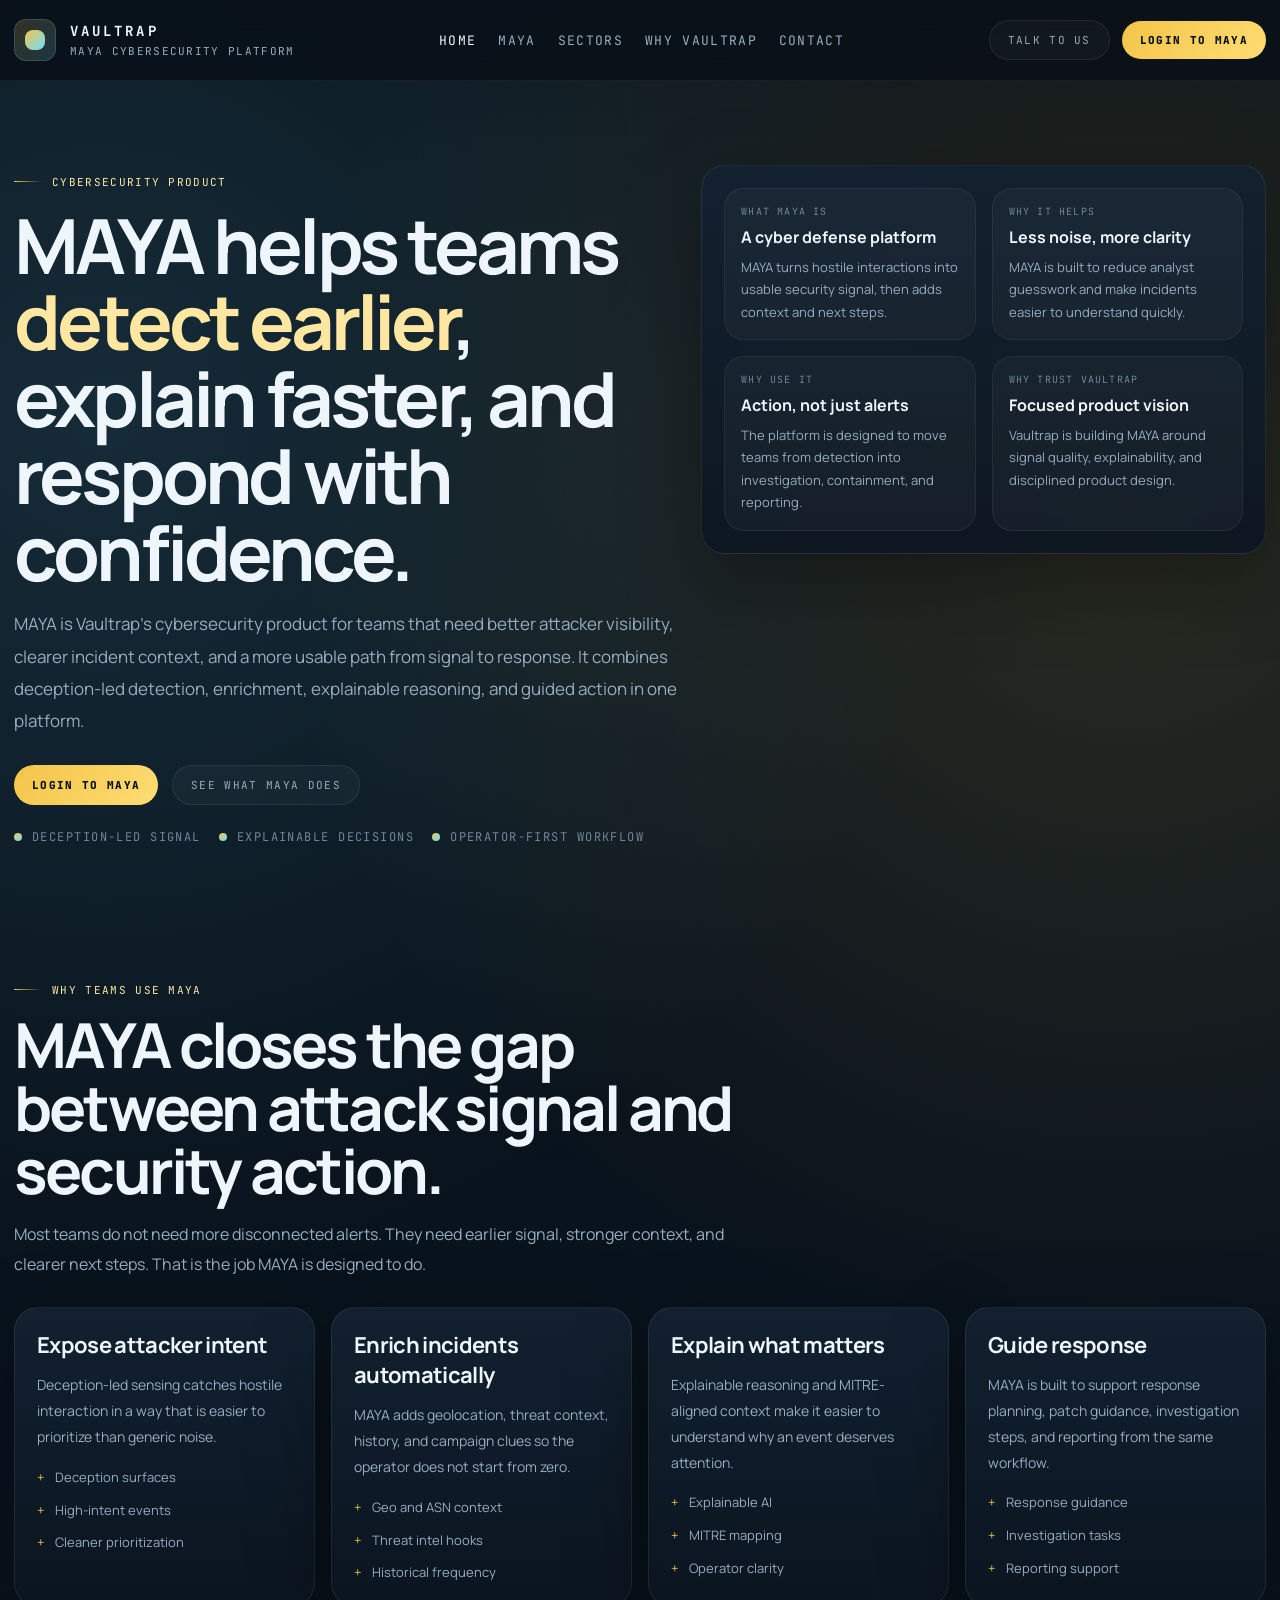
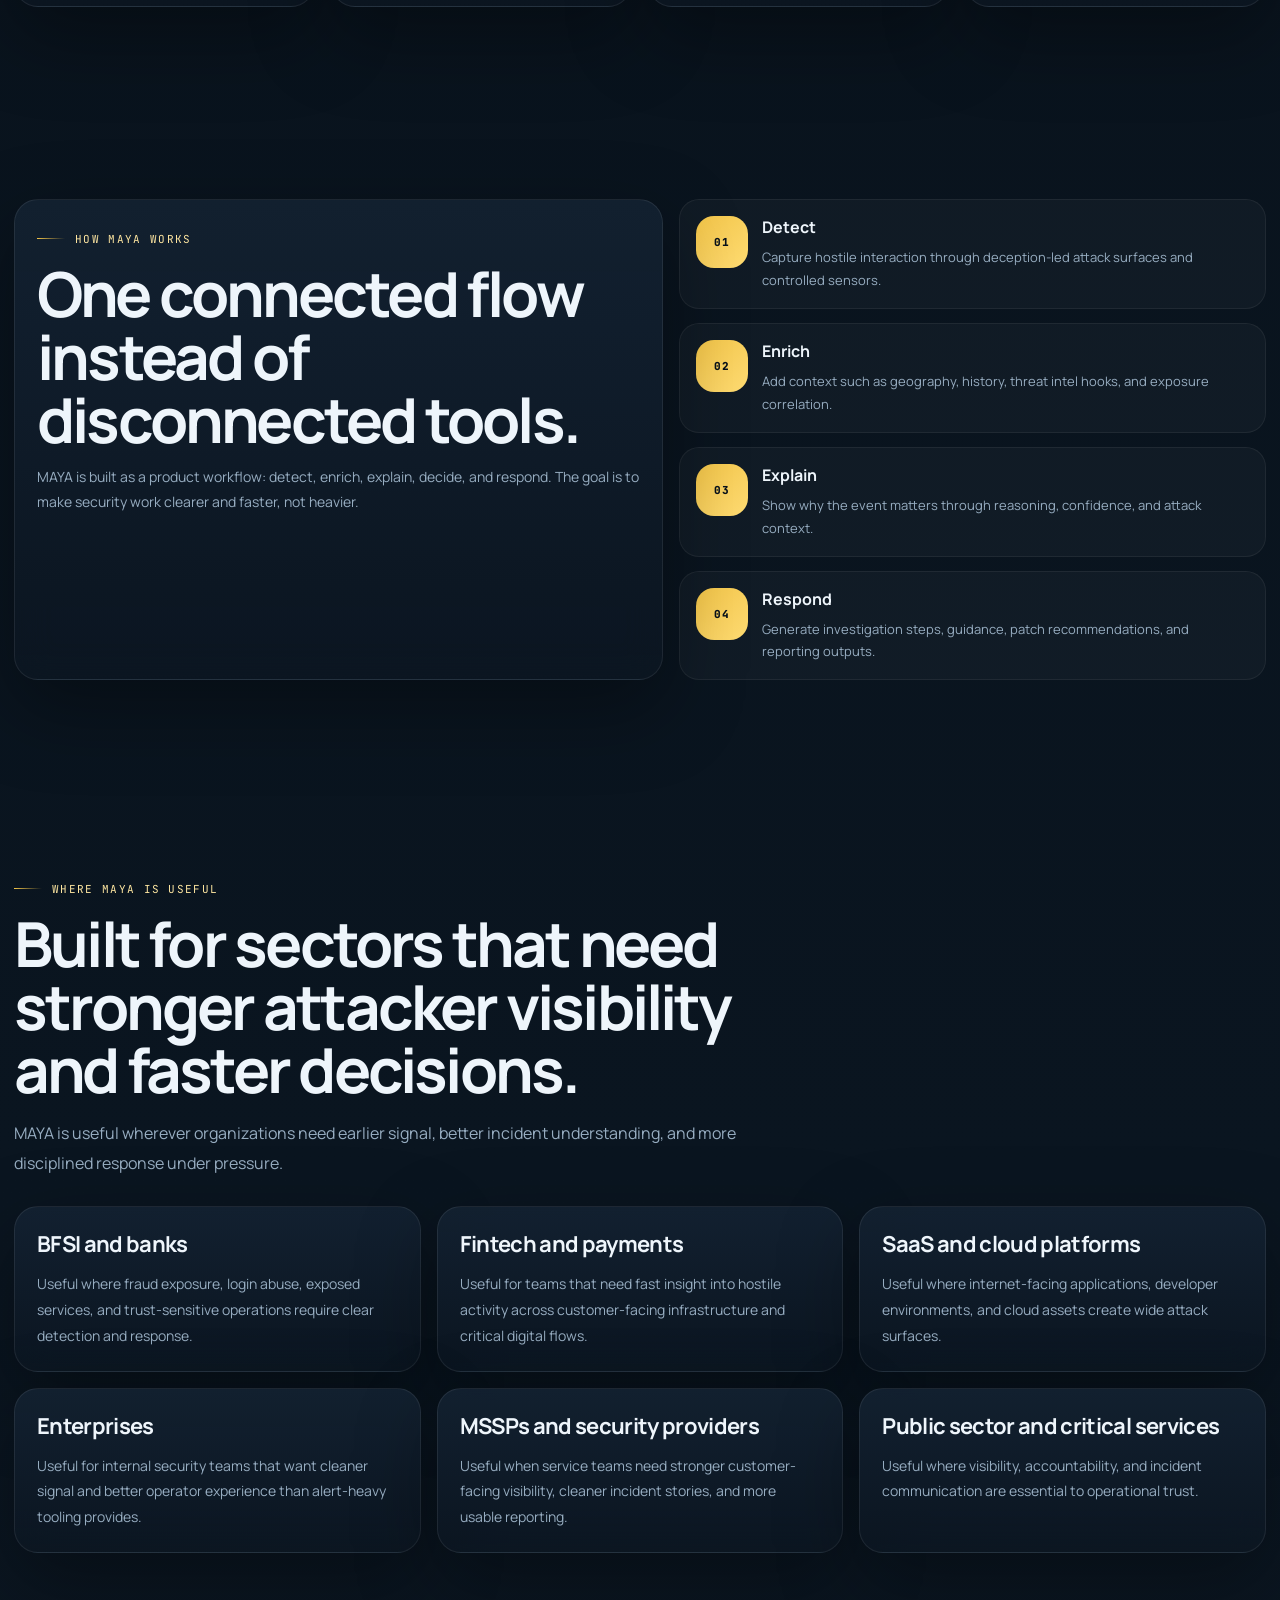
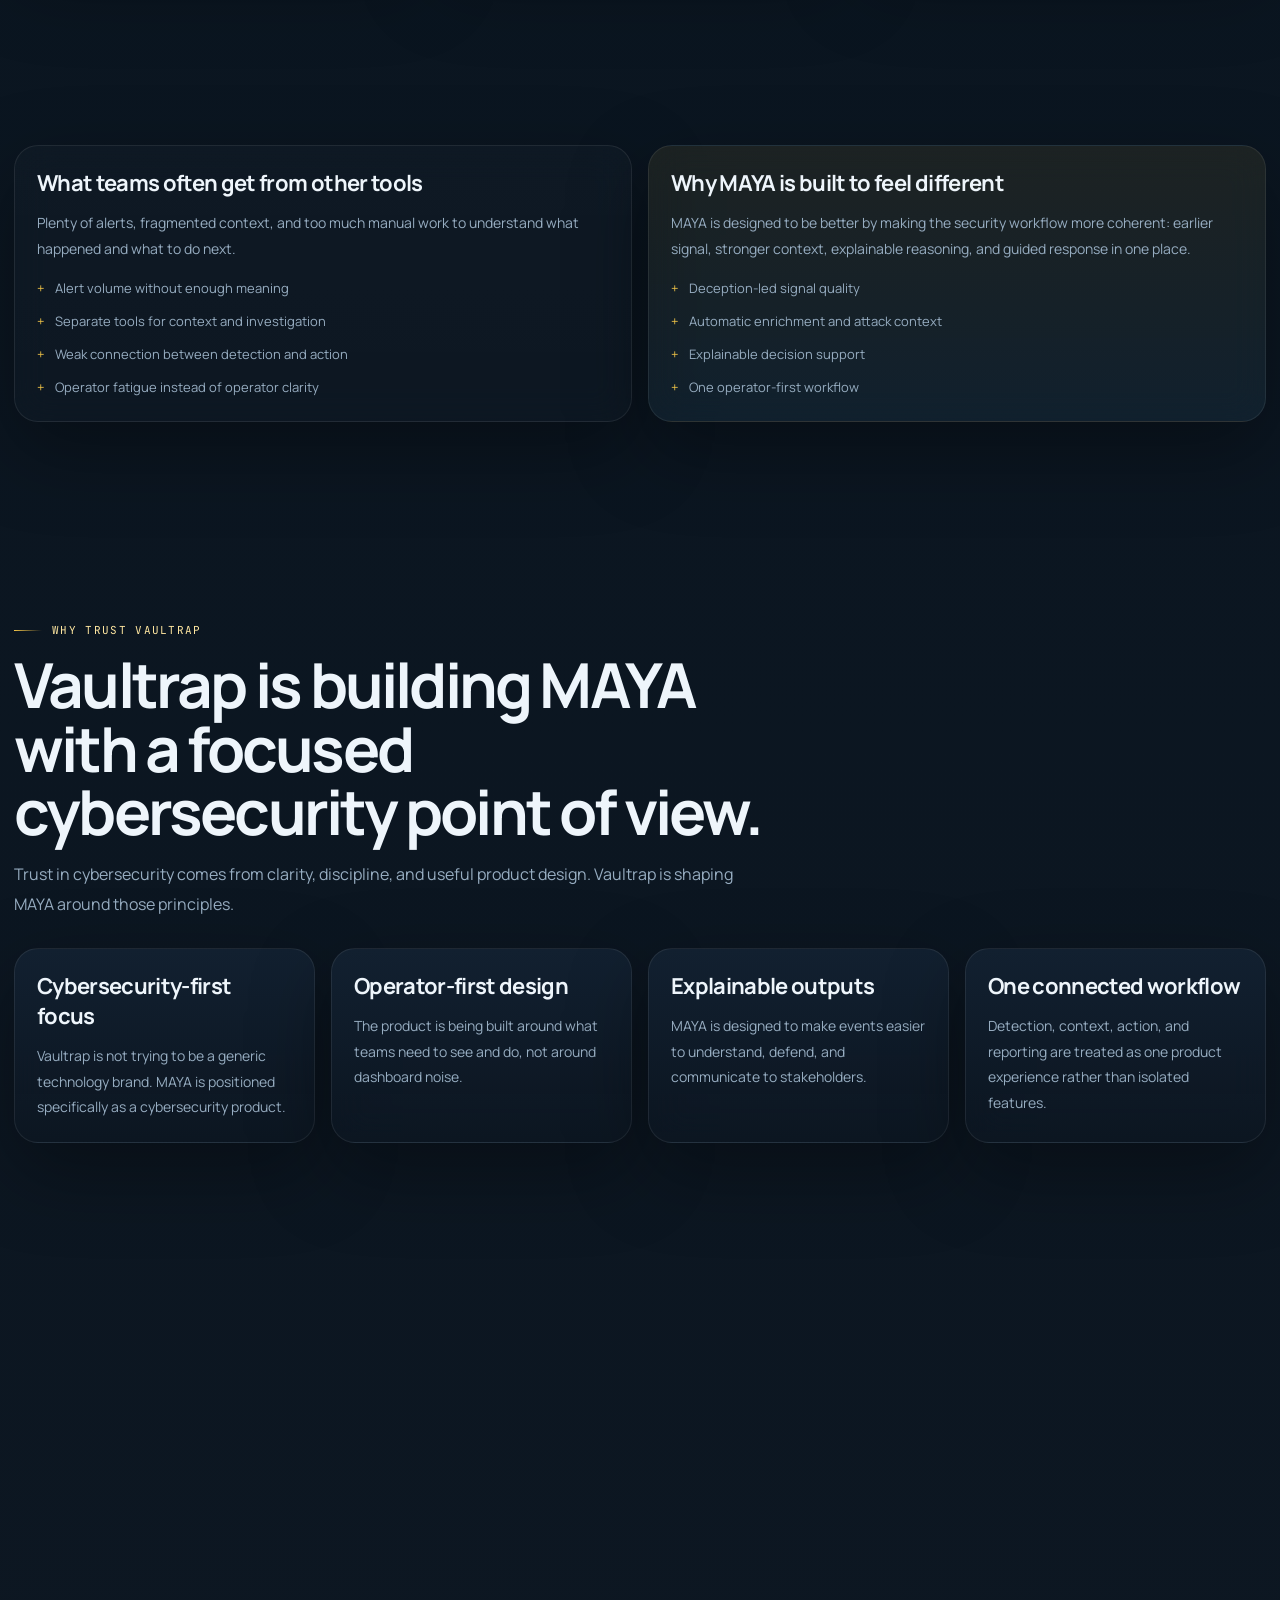
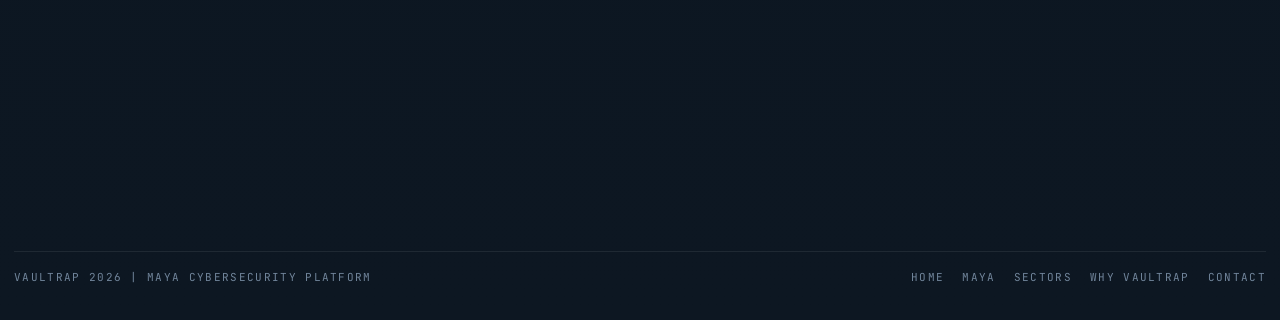
<file: index.html>
<!DOCTYPE html>
<html lang="en">
<head>
<meta charset="UTF-8">
<meta name="viewport" content="width=device-width, initial-scale=1.0">
<meta name="description" content="Vaultrap builds MAYA, a cybersecurity product that helps teams detect earlier, explain incidents faster, and respond with greater confidence.">
<title>Vaultrap | MAYA Cybersecurity Platform</title>
<link rel="preconnect" href="https://fonts.googleapis.com">
<link rel="preconnect" href="https://fonts.gstatic.com" crossorigin>
<link href="https://fonts.googleapis.com/css2?family=Manrope:wght@400;500;600;700;800&family=JetBrains+Mono:wght@400;500;600&display=swap" rel="stylesheet">
<link rel="stylesheet" href="styles.css">
</head>
<body>
<header>
  <div class="container nav">
    <a class="brand" href="index.html" aria-label="Vaultrap home">
      <span class="brand-mark" aria-hidden="true"></span>
      <span class="brand-text mono"><strong>VAULTRAP</strong><span>MAYA cybersecurity platform</span></span>
    </a>
    <ul class="nav-links mono" id="navLinks">
      <li><a href="index.html" aria-current="page">Home</a></li>
      <li><a href="product.html">MAYA</a></li>
      <li><a href="industry.html">Sectors</a></li>
      <li><a href="about.html">Why Vaultrap</a></li>
      <li><a href="contact.html">Contact</a></li>
    </ul>
    <div class="actions">
      <a class="btn ghost mono" href="contact.html">Talk to us</a>
      <a class="btn primary mono" href="https://app.vaultrap.com" target="_blank" rel="noreferrer">Login to MAYA</a>
      <button class="menu" id="menuToggle" aria-label="Open menu">+</button>
    </div>
  </div>
</header>

<section class="hero-section">
  <div class="container hero-layout">
    <div class="hero-copy reveal">
      <span class="eyebrow mono">Cybersecurity product</span>
      <h1>MAYA helps teams <span>detect earlier</span>, explain faster, and respond with confidence.</h1>
      <p>MAYA is Vaultrap's cybersecurity product for teams that need better attacker visibility, clearer incident context, and a more usable path from signal to response. It combines deception-led detection, enrichment, explainable reasoning, and guided action in one platform.</p>
      <div class="hero-actions">
        <a class="btn primary mono" href="https://app.vaultrap.com" target="_blank" rel="noreferrer">Login to MAYA</a>
        <a class="btn ghost mono" href="product.html">See what MAYA does</a>
      </div>
      <div class="hero-highlights mono">
        <span>Deception-led signal</span>
        <span>Explainable decisions</span>
        <span>Operator-first workflow</span>
      </div>
    </div>
    <aside class="hero-card surface reveal">
      <div class="hero-card-grid">
        <div class="hero-stat">
          <span class="mono">What MAYA is</span>
          <strong>A cyber defense platform</strong>
          <p>MAYA turns hostile interactions into usable security signal, then adds context and next steps.</p>
        </div>
        <div class="hero-stat">
          <span class="mono">Why it helps</span>
          <strong>Less noise, more clarity</strong>
          <p>MAYA is built to reduce analyst guesswork and make incidents easier to understand quickly.</p>
        </div>
        <div class="hero-stat">
          <span class="mono">Why use it</span>
          <strong>Action, not just alerts</strong>
          <p>The platform is designed to move teams from detection into investigation, containment, and reporting.</p>
        </div>
        <div class="hero-stat">
          <span class="mono">Why trust Vaultrap</span>
          <strong>Focused product vision</strong>
          <p>Vaultrap is building MAYA around signal quality, explainability, and disciplined product design.</p>
        </div>
      </div>
    </aside>
  </div>
</section>

<main>
  <section class="section">
    <div class="container">
      <div class="section-head reveal">
        <span class="eyebrow mono">Why teams use MAYA</span>
        <h2 class="section-title">MAYA closes the gap between attack signal and security action.</h2>
        <p class="section-copy">Most teams do not need more disconnected alerts. They need earlier signal, stronger context, and clearer next steps. That is the job MAYA is designed to do.</p>
      </div>
      <div class="grid-4" style="margin-top:28px">
        <article class="info-card surface reveal"><h3>Expose attacker intent</h3><p>Deception-led sensing catches hostile interaction in a way that is easier to prioritize than generic noise.</p><ul class="list"><li>Deception surfaces</li><li>High-intent events</li><li>Cleaner prioritization</li></ul></article>
        <article class="info-card surface reveal"><h3>Enrich incidents automatically</h3><p>MAYA adds geolocation, threat context, history, and campaign clues so the operator does not start from zero.</p><ul class="list"><li>Geo and ASN context</li><li>Threat intel hooks</li><li>Historical frequency</li></ul></article>
        <article class="info-card surface reveal"><h3>Explain what matters</h3><p>Explainable reasoning and MITRE-aligned context make it easier to understand why an event deserves attention.</p><ul class="list"><li>Explainable AI</li><li>MITRE mapping</li><li>Operator clarity</li></ul></article>
        <article class="info-card surface reveal"><h3>Guide response</h3><p>MAYA is built to support response planning, patch guidance, investigation steps, and reporting from the same workflow.</p><ul class="list"><li>Response guidance</li><li>Investigation tasks</li><li>Reporting support</li></ul></article>
      </div>
    </div>
  </section>

  <section class="section">
    <div class="container workflow-grid">
      <article class="workflow-card surface reveal">
        <span class="eyebrow mono">How MAYA works</span>
        <h2 class="section-title">One connected flow instead of disconnected tools.</h2>
        <p class="section-copy">MAYA is built as a product workflow: detect, enrich, explain, decide, and respond. The goal is to make security work clearer and faster, not heavier.</p>
      </article>
      <div class="workflow-list reveal">
        <div class="workflow-step"><div class="number mono">01</div><div><strong>Detect</strong><p>Capture hostile interaction through deception-led attack surfaces and controlled sensors.</p></div></div>
        <div class="workflow-step"><div class="number mono">02</div><div><strong>Enrich</strong><p>Add context such as geography, history, threat intel hooks, and exposure correlation.</p></div></div>
        <div class="workflow-step"><div class="number mono">03</div><div><strong>Explain</strong><p>Show why the event matters through reasoning, confidence, and attack context.</p></div></div>
        <div class="workflow-step"><div class="number mono">04</div><div><strong>Respond</strong><p>Generate investigation steps, guidance, patch recommendations, and reporting outputs.</p></div></div>
      </div>
    </div>
  </section>

  <section class="section">
    <div class="container">
      <div class="section-head reveal">
        <span class="eyebrow mono">Where MAYA is useful</span>
        <h2 class="section-title">Built for sectors that need stronger attacker visibility and faster decisions.</h2>
        <p class="section-copy">MAYA is useful wherever organizations need earlier signal, better incident understanding, and more disciplined response under pressure.</p>
      </div>
      <div class="grid-3" style="margin-top:28px">
        <article class="sector-card surface reveal"><h3>BFSI and banks</h3><p>Useful where fraud exposure, login abuse, exposed services, and trust-sensitive operations require clear detection and response.</p></article>
        <article class="sector-card surface reveal"><h3>Fintech and payments</h3><p>Useful for teams that need fast insight into hostile activity across customer-facing infrastructure and critical digital flows.</p></article>
        <article class="sector-card surface reveal"><h3>SaaS and cloud platforms</h3><p>Useful where internet-facing applications, developer environments, and cloud assets create wide attack surfaces.</p></article>
        <article class="sector-card surface reveal"><h3>Enterprises</h3><p>Useful for internal security teams that want cleaner signal and better operator experience than alert-heavy tooling provides.</p></article>
        <article class="sector-card surface reveal"><h3>MSSPs and security providers</h3><p>Useful when service teams need stronger customer-facing visibility, cleaner incident stories, and more usable reporting.</p></article>
        <article class="sector-card surface reveal"><h3>Public sector and critical services</h3><p>Useful where visibility, accountability, and incident communication are essential to operational trust.</p></article>
      </div>
    </div>
  </section>

  <section class="section">
    <div class="container comparison">
      <article class="compare-card standard surface reveal">
        <h3>What teams often get from other tools</h3>
        <p>Plenty of alerts, fragmented context, and too much manual work to understand what happened and what to do next.</p>
        <ul class="list">
          <li>Alert volume without enough meaning</li>
          <li>Separate tools for context and investigation</li>
          <li>Weak connection between detection and action</li>
          <li>Operator fatigue instead of operator clarity</li>
        </ul>
      </article>
      <article class="compare-card maya surface reveal">
        <h3>Why MAYA is built to feel different</h3>
        <p>MAYA is designed to be better by making the security workflow more coherent: earlier signal, stronger context, explainable reasoning, and guided response in one place.</p>
        <ul class="list">
          <li>Deception-led signal quality</li>
          <li>Automatic enrichment and attack context</li>
          <li>Explainable decision support</li>
          <li>One operator-first workflow</li>
        </ul>
      </article>
    </div>
  </section>

  <section class="section">
    <div class="container">
      <div class="section-head reveal">
        <span class="eyebrow mono">Why trust Vaultrap</span>
        <h2 class="section-title">Vaultrap is building MAYA with a focused cybersecurity point of view.</h2>
        <p class="section-copy">Trust in cybersecurity comes from clarity, discipline, and useful product design. Vaultrap is shaping MAYA around those principles.</p>
      </div>
      <div class="grid-4" style="margin-top:28px">
        <article class="trust-card surface reveal"><h3>Cybersecurity-first focus</h3><p>Vaultrap is not trying to be a generic technology brand. MAYA is positioned specifically as a cybersecurity product.</p></article>
        <article class="trust-card surface reveal"><h3>Operator-first design</h3><p>The product is being built around what teams need to see and do, not around dashboard noise.</p></article>
        <article class="trust-card surface reveal"><h3>Explainable outputs</h3><p>MAYA is designed to make events easier to understand, defend, and communicate to stakeholders.</p></article>
        <article class="trust-card surface reveal"><h3>One connected workflow</h3><p>Detection, context, action, and reporting are treated as one product experience rather than isolated features.</p></article>
      </div>
    </div>
  </section>

  <section class="section">
    <div class="container">
      <div class="cta surface reveal">
        <div class="cta-grid">
          <div>
            <span class="eyebrow mono">Ready to see MAYA?</span>
            <h2>Use the platform, review the product, or talk directly to Vaultrap.</h2>
            <p>Start with the product, the sectors it serves, and the reasons teams choose Vaultrap. Then log in to MAYA or contact Vaultrap for a deeper product conversation.</p>
            <div class="cta-actions">
              <a class="btn primary mono" href="https://app.vaultrap.com" target="_blank" rel="noreferrer">Login to MAYA</a>
              <a class="btn ghost mono" href="contact.html">Contact Vaultrap</a>
            </div>
          </div>
          <div class="cta-panel">
            <strong class="mono">Quick answers</strong>
            <ul class="list">
              <li>MAYA helps teams detect, explain, and respond faster.</li>
              <li>Vaultrap is the company building and operating MAYA.</li>
              <li>The product is useful across enterprise, financial, cloud, and provider environments.</li>
              <li>The login path is available at app.vaultrap.com.</li>
            </ul>
          </div>
        </div>
      </div>
    </div>
  </section>
</main>

<footer class="site-footer">
  <div class="container">
    <div class="mono">VAULTRAP <span id="year"></span> | MAYA cybersecurity platform</div>
    <div class="footer-links mono">
      <a href="index.html">Home</a>
      <a href="product.html">MAYA</a>
      <a href="industry.html">Sectors</a>
      <a href="about.html">Why Vaultrap</a>
      <a href="contact.html">Contact</a>
    </div>
  </div>
</footer>

<script src="script.js"></script>
</body>
</html>
</file>
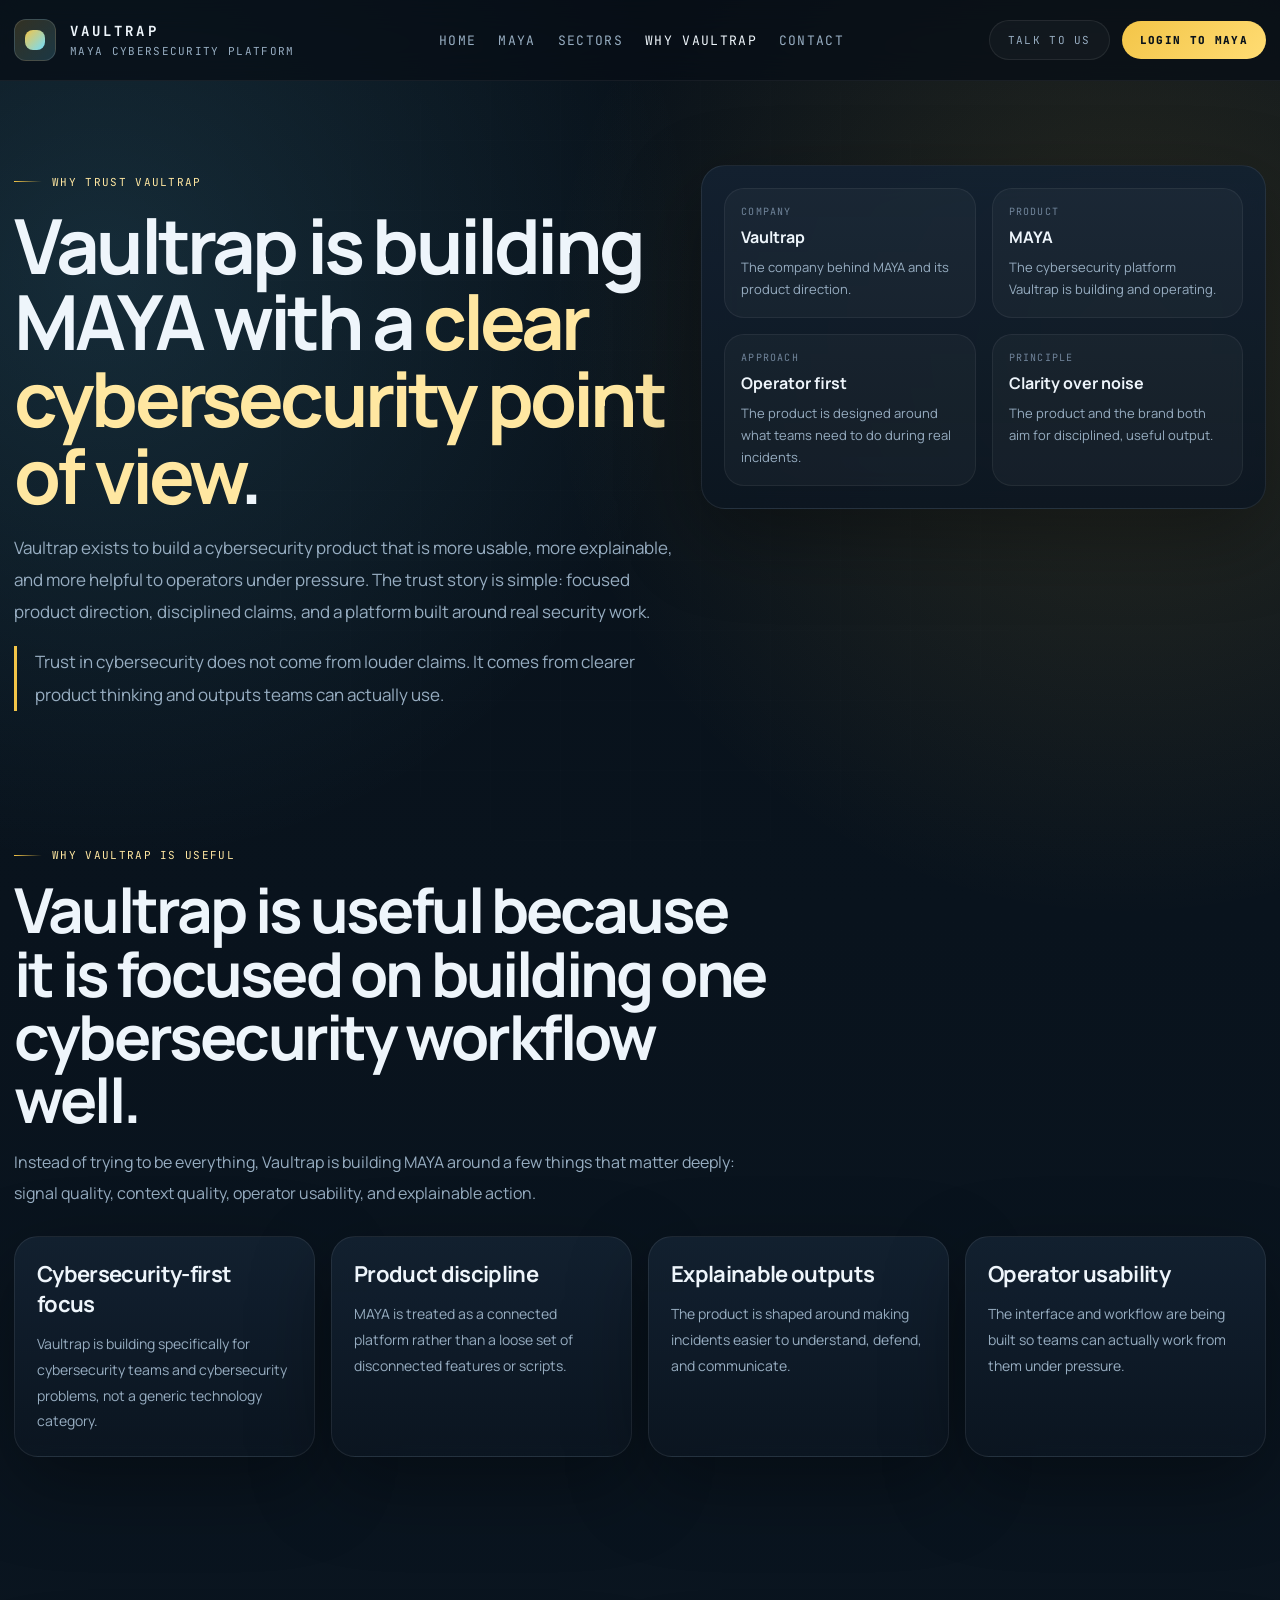
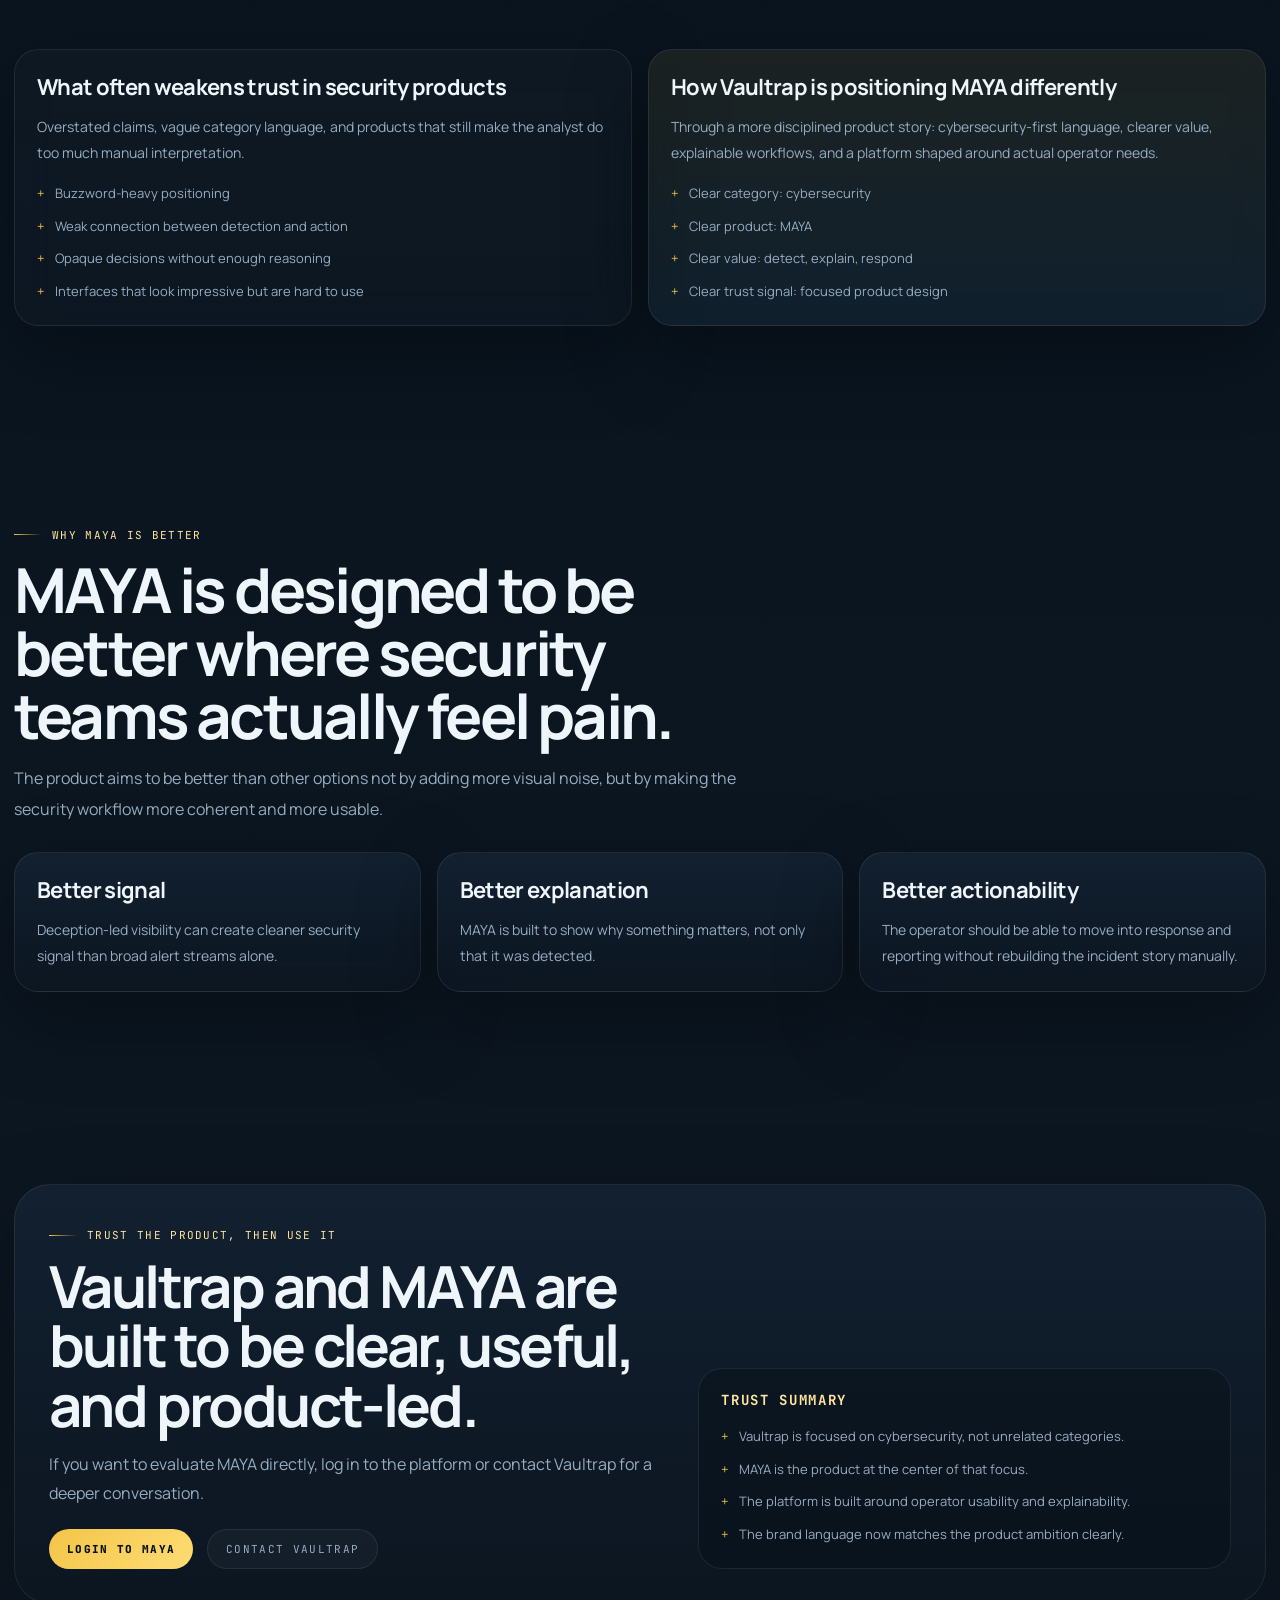
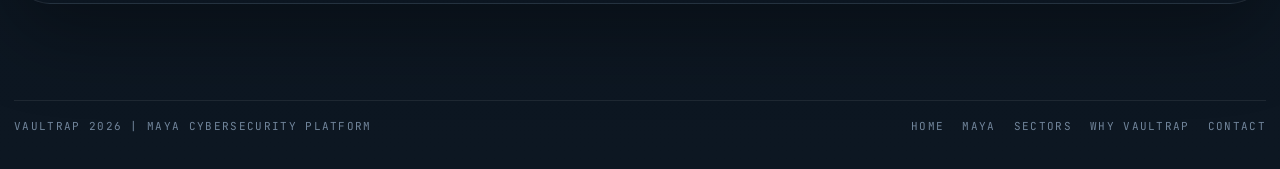
<file: about.html>
<!DOCTYPE html>
<html lang="en">
<head>
<meta charset="UTF-8">
<meta name="viewport" content="width=device-width, initial-scale=1.0">
<meta name="description" content="Learn why teams should trust Vaultrap, what Vaultrap is building with MAYA, and how the company approaches cybersecurity product design.">
<title>Why Vaultrap | MAYA Cybersecurity Platform</title>
<link rel="preconnect" href="https://fonts.googleapis.com">
<link rel="preconnect" href="https://fonts.gstatic.com" crossorigin>
<link href="https://fonts.googleapis.com/css2?family=Manrope:wght@400;500;600;700;800&family=JetBrains+Mono:wght@400;500;600&display=swap" rel="stylesheet">
<link rel="stylesheet" href="styles.css">
</head>
<body>
<header>
  <div class="container nav">
    <a class="brand" href="index.html" aria-label="Vaultrap home">
      <span class="brand-mark" aria-hidden="true"></span>
      <span class="brand-text mono"><strong>VAULTRAP</strong><span>MAYA cybersecurity platform</span></span>
    </a>
    <ul class="nav-links mono" id="navLinks">
      <li><a href="index.html">Home</a></li>
      <li><a href="product.html">MAYA</a></li>
      <li><a href="industry.html">Sectors</a></li>
      <li><a href="about.html" aria-current="page">Why Vaultrap</a></li>
      <li><a href="contact.html">Contact</a></li>
    </ul>
    <div class="actions">
      <a class="btn ghost mono" href="contact.html">Talk to us</a>
      <a class="btn primary mono" href="https://app.vaultrap.com" target="_blank" rel="noreferrer">Login to MAYA</a>
      <button class="menu" id="menuToggle" aria-label="Open menu">+</button>
    </div>
  </div>
</header>

<section class="hero-section">
  <div class="container hero-layout">
    <div class="hero-copy reveal">
      <span class="eyebrow mono">Why trust Vaultrap</span>
      <h1>Vaultrap is building MAYA with a <span>clear cybersecurity point of view</span>.</h1>
      <p>Vaultrap exists to build a cybersecurity product that is more usable, more explainable, and more helpful to operators under pressure. The trust story is simple: focused product direction, disciplined claims, and a platform built around real security work.</p>
      <p class="quote">Trust in cybersecurity does not come from louder claims. It comes from clearer product thinking and outputs teams can actually use.</p>
    </div>
    <aside class="hero-card surface reveal">
      <div class="hero-card-grid">
        <div class="hero-stat"><span class="mono">Company</span><strong>Vaultrap</strong><p>The company behind MAYA and its product direction.</p></div>
        <div class="hero-stat"><span class="mono">Product</span><strong>MAYA</strong><p>The cybersecurity platform Vaultrap is building and operating.</p></div>
        <div class="hero-stat"><span class="mono">Approach</span><strong>Operator first</strong><p>The product is designed around what teams need to do during real incidents.</p></div>
        <div class="hero-stat"><span class="mono">Principle</span><strong>Clarity over noise</strong><p>The product and the brand both aim for disciplined, useful output.</p></div>
      </div>
    </aside>
  </div>
</section>

<main>
  <section class="section">
    <div class="container">
      <div class="section-head reveal">
        <span class="eyebrow mono">Why Vaultrap is useful</span>
        <h2 class="section-title">Vaultrap is useful because it is focused on building one cybersecurity workflow well.</h2>
        <p class="section-copy">Instead of trying to be everything, Vaultrap is building MAYA around a few things that matter deeply: signal quality, context quality, operator usability, and explainable action.</p>
      </div>
      <div class="grid-4" style="margin-top:28px">
        <article class="trust-card surface reveal"><h3>Cybersecurity-first focus</h3><p>Vaultrap is building specifically for cybersecurity teams and cybersecurity problems, not a generic technology category.</p></article>
        <article class="trust-card surface reveal"><h3>Product discipline</h3><p>MAYA is treated as a connected platform rather than a loose set of disconnected features or scripts.</p></article>
        <article class="trust-card surface reveal"><h3>Explainable outputs</h3><p>The product is shaped around making incidents easier to understand, defend, and communicate.</p></article>
        <article class="trust-card surface reveal"><h3>Operator usability</h3><p>The interface and workflow are being built so teams can actually work from them under pressure.</p></article>
      </div>
    </div>
  </section>

  <section class="section">
    <div class="container comparison">
      <article class="compare-card standard surface reveal">
        <h3>What often weakens trust in security products</h3>
        <p>Overstated claims, vague category language, and products that still make the analyst do too much manual interpretation.</p>
        <ul class="list">
          <li>Buzzword-heavy positioning</li>
          <li>Weak connection between detection and action</li>
          <li>Opaque decisions without enough reasoning</li>
          <li>Interfaces that look impressive but are hard to use</li>
        </ul>
      </article>
      <article class="compare-card maya surface reveal">
        <h3>How Vaultrap is positioning MAYA differently</h3>
        <p>Through a more disciplined product story: cybersecurity-first language, clearer value, explainable workflows, and a platform shaped around actual operator needs.</p>
        <ul class="list">
          <li>Clear category: cybersecurity</li>
          <li>Clear product: MAYA</li>
          <li>Clear value: detect, explain, respond</li>
          <li>Clear trust signal: focused product design</li>
        </ul>
      </article>
    </div>
  </section>

  <section class="section">
    <div class="container">
      <div class="section-head reveal">
        <span class="eyebrow mono">Why MAYA is better</span>
        <h2 class="section-title">MAYA is designed to be better where security teams actually feel pain.</h2>
        <p class="section-copy">The product aims to be better than other options not by adding more visual noise, but by making the security workflow more coherent and more usable.</p>
      </div>
      <div class="grid-3" style="margin-top:28px">
        <article class="info-card surface reveal"><h3>Better signal</h3><p>Deception-led visibility can create cleaner security signal than broad alert streams alone.</p></article>
        <article class="info-card surface reveal"><h3>Better explanation</h3><p>MAYA is built to show why something matters, not only that it was detected.</p></article>
        <article class="info-card surface reveal"><h3>Better actionability</h3><p>The operator should be able to move into response and reporting without rebuilding the incident story manually.</p></article>
      </div>
    </div>
  </section>

  <section class="section">
    <div class="container">
      <div class="cta surface reveal">
        <div class="cta-grid">
          <div>
            <span class="eyebrow mono">Trust the product, then use it</span>
            <h2>Vaultrap and MAYA are built to be clear, useful, and product-led.</h2>
            <p>If you want to evaluate MAYA directly, log in to the platform or contact Vaultrap for a deeper conversation.</p>
            <div class="cta-actions">
              <a class="btn primary mono" href="https://app.vaultrap.com" target="_blank" rel="noreferrer">Login to MAYA</a>
              <a class="btn ghost mono" href="contact.html">Contact Vaultrap</a>
            </div>
          </div>
          <div class="cta-panel">
            <strong class="mono">Trust summary</strong>
            <ul class="list">
              <li>Vaultrap is focused on cybersecurity, not unrelated categories.</li>
              <li>MAYA is the product at the center of that focus.</li>
              <li>The platform is built around operator usability and explainability.</li>
              <li>The brand language now matches the product ambition clearly.</li>
            </ul>
          </div>
        </div>
      </div>
    </div>
  </section>
</main>

<footer class="site-footer">
  <div class="container">
    <div class="mono">VAULTRAP <span id="year"></span> | MAYA cybersecurity platform</div>
    <div class="footer-links mono">
      <a href="index.html">Home</a>
      <a href="product.html">MAYA</a>
      <a href="industry.html">Sectors</a>
      <a href="about.html">Why Vaultrap</a>
      <a href="contact.html">Contact</a>
    </div>
  </div>
</footer>

<script src="script.js"></script>
</body>
</html>
</file>
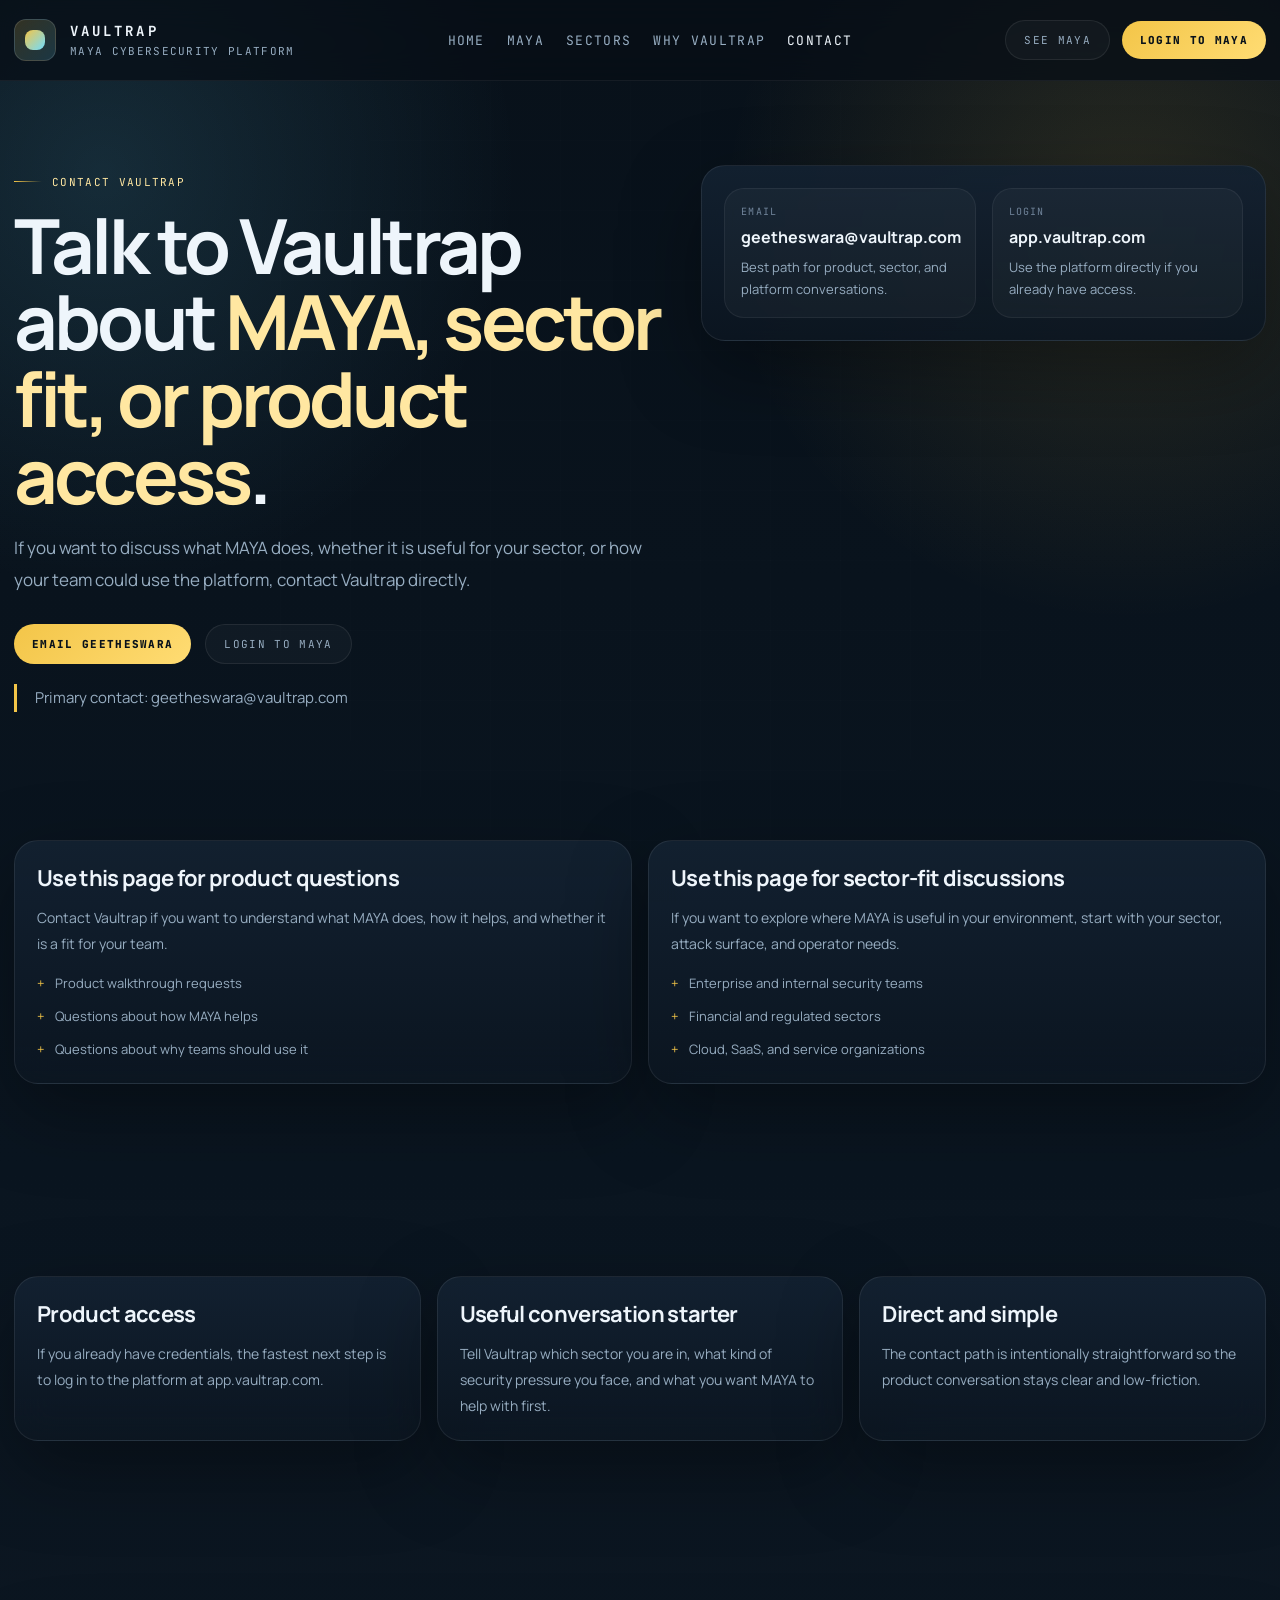
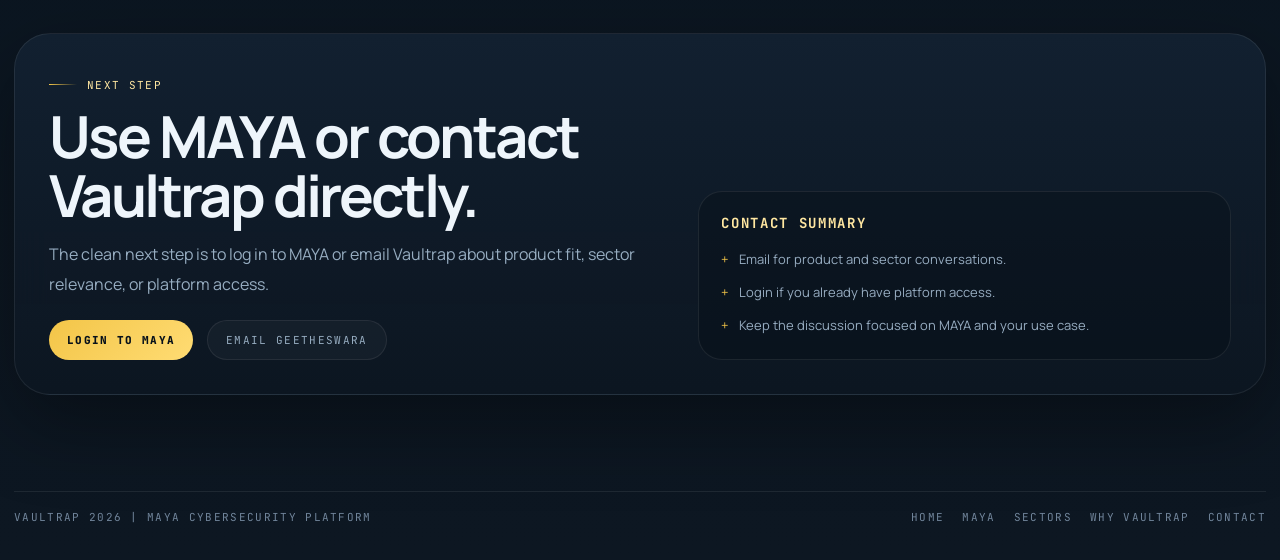
<file: contact.html>
<!DOCTYPE html>
<html lang="en">
<head>
<meta charset="UTF-8">
<meta name="viewport" content="width=device-width, initial-scale=1.0">
<meta name="description" content="Contact Vaultrap about MAYA, sector fit, product access, or a walkthrough of the cybersecurity platform.">
<title>Contact Vaultrap | MAYA Cybersecurity Platform</title>
<link rel="preconnect" href="https://fonts.googleapis.com">
<link rel="preconnect" href="https://fonts.gstatic.com" crossorigin>
<link href="https://fonts.googleapis.com/css2?family=Manrope:wght@400;500;600;700;800&family=JetBrains+Mono:wght@400;500;600&display=swap" rel="stylesheet">
<link rel="stylesheet" href="styles.css">
</head>
<body>
<header>
  <div class="container nav">
    <a class="brand" href="index.html" aria-label="Vaultrap home">
      <span class="brand-mark" aria-hidden="true"></span>
      <span class="brand-text mono"><strong>VAULTRAP</strong><span>MAYA cybersecurity platform</span></span>
    </a>
    <ul class="nav-links mono" id="navLinks">
      <li><a href="index.html">Home</a></li>
      <li><a href="product.html">MAYA</a></li>
      <li><a href="industry.html">Sectors</a></li>
      <li><a href="about.html">Why Vaultrap</a></li>
      <li><a href="contact.html" aria-current="page">Contact</a></li>
    </ul>
    <div class="actions">
      <a class="btn ghost mono" href="product.html">See MAYA</a>
      <a class="btn primary mono" href="https://app.vaultrap.com" target="_blank" rel="noreferrer">Login to MAYA</a>
      <button class="menu" id="menuToggle" aria-label="Open menu">+</button>
    </div>
  </div>
</header>

<section class="hero-section">
  <div class="container hero-layout">
    <div class="hero-copy reveal">
      <span class="eyebrow mono">Contact Vaultrap</span>
      <h1>Talk to Vaultrap about <span>MAYA, sector fit, or product access</span>.</h1>
      <p>If you want to discuss what MAYA does, whether it is useful for your sector, or how your team could use the platform, contact Vaultrap directly.</p>
      <div class="hero-actions">
        <a class="btn primary mono" href="mailto:geetheswara@vaultrap.com">Email Geetheswara</a>
        <a class="btn ghost mono" href="https://app.vaultrap.com" target="_blank" rel="noreferrer">Login to MAYA</a>
      </div>
      <div class="quote">Primary contact: <a href="mailto:geetheswara@vaultrap.com">geetheswara@vaultrap.com</a></div>
    </div>
    <aside class="hero-card surface reveal">
      <div class="hero-card-grid">
        <div class="hero-stat"><span class="mono">Email</span><strong>geetheswara@vaultrap.com</strong><p>Best path for product, sector, and platform conversations.</p></div>
        <div class="hero-stat"><span class="mono">Login</span><strong>app.vaultrap.com</strong><p>Use the platform directly if you already have access.</p></div>
      </div>
    </aside>
  </div>
</section>

<main>
  <section class="section">
    <div class="container contact-grid">
      <article class="contact-card surface reveal">
        <h3>Use this page for product questions</h3>
        <p>Contact Vaultrap if you want to understand what MAYA does, how it helps, and whether it is a fit for your team.</p>
        <ul class="list">
          <li>Product walkthrough requests</li>
          <li>Questions about how MAYA helps</li>
          <li>Questions about why teams should use it</li>
        </ul>
      </article>
      <article class="contact-card surface reveal">
        <h3>Use this page for sector-fit discussions</h3>
        <p>If you want to explore where MAYA is useful in your environment, start with your sector, attack surface, and operator needs.</p>
        <ul class="list">
          <li>Enterprise and internal security teams</li>
          <li>Financial and regulated sectors</li>
          <li>Cloud, SaaS, and service organizations</li>
        </ul>
      </article>
    </div>
  </section>

  <section class="section">
    <div class="container">
      <div class="grid-3">
        <article class="info-card surface reveal"><h3>Product access</h3><p>If you already have credentials, the fastest next step is to log in to the platform at app.vaultrap.com.</p></article>
        <article class="info-card surface reveal"><h3>Useful conversation starter</h3><p>Tell Vaultrap which sector you are in, what kind of security pressure you face, and what you want MAYA to help with first.</p></article>
        <article class="info-card surface reveal"><h3>Direct and simple</h3><p>The contact path is intentionally straightforward so the product conversation stays clear and low-friction.</p></article>
      </div>
    </div>
  </section>

  <section class="section">
    <div class="container">
      <div class="cta surface reveal">
        <div class="cta-grid">
          <div>
            <span class="eyebrow mono">Next step</span>
            <h2>Use MAYA or contact Vaultrap directly.</h2>
            <p>The clean next step is to log in to MAYA or email Vaultrap about product fit, sector relevance, or platform access.</p>
            <div class="cta-actions">
              <a class="btn primary mono" href="https://app.vaultrap.com" target="_blank" rel="noreferrer">Login to MAYA</a>
              <a class="btn ghost mono" href="mailto:geetheswara@vaultrap.com">Email Geetheswara</a>
            </div>
          </div>
          <div class="cta-panel">
            <strong class="mono">Contact summary</strong>
            <ul class="list">
              <li>Email for product and sector conversations.</li>
              <li>Login if you already have platform access.</li>
              <li>Keep the discussion focused on MAYA and your use case.</li>
            </ul>
          </div>
        </div>
      </div>
    </div>
  </section>
</main>

<footer class="site-footer">
  <div class="container">
    <div class="mono">VAULTRAP <span id="year"></span> | MAYA cybersecurity platform</div>
    <div class="footer-links mono">
      <a href="index.html">Home</a>
      <a href="product.html">MAYA</a>
      <a href="industry.html">Sectors</a>
      <a href="about.html">Why Vaultrap</a>
      <a href="contact.html">Contact</a>
    </div>
  </div>
</footer>

<script src="script.js"></script>
</body>
</html>
</file>
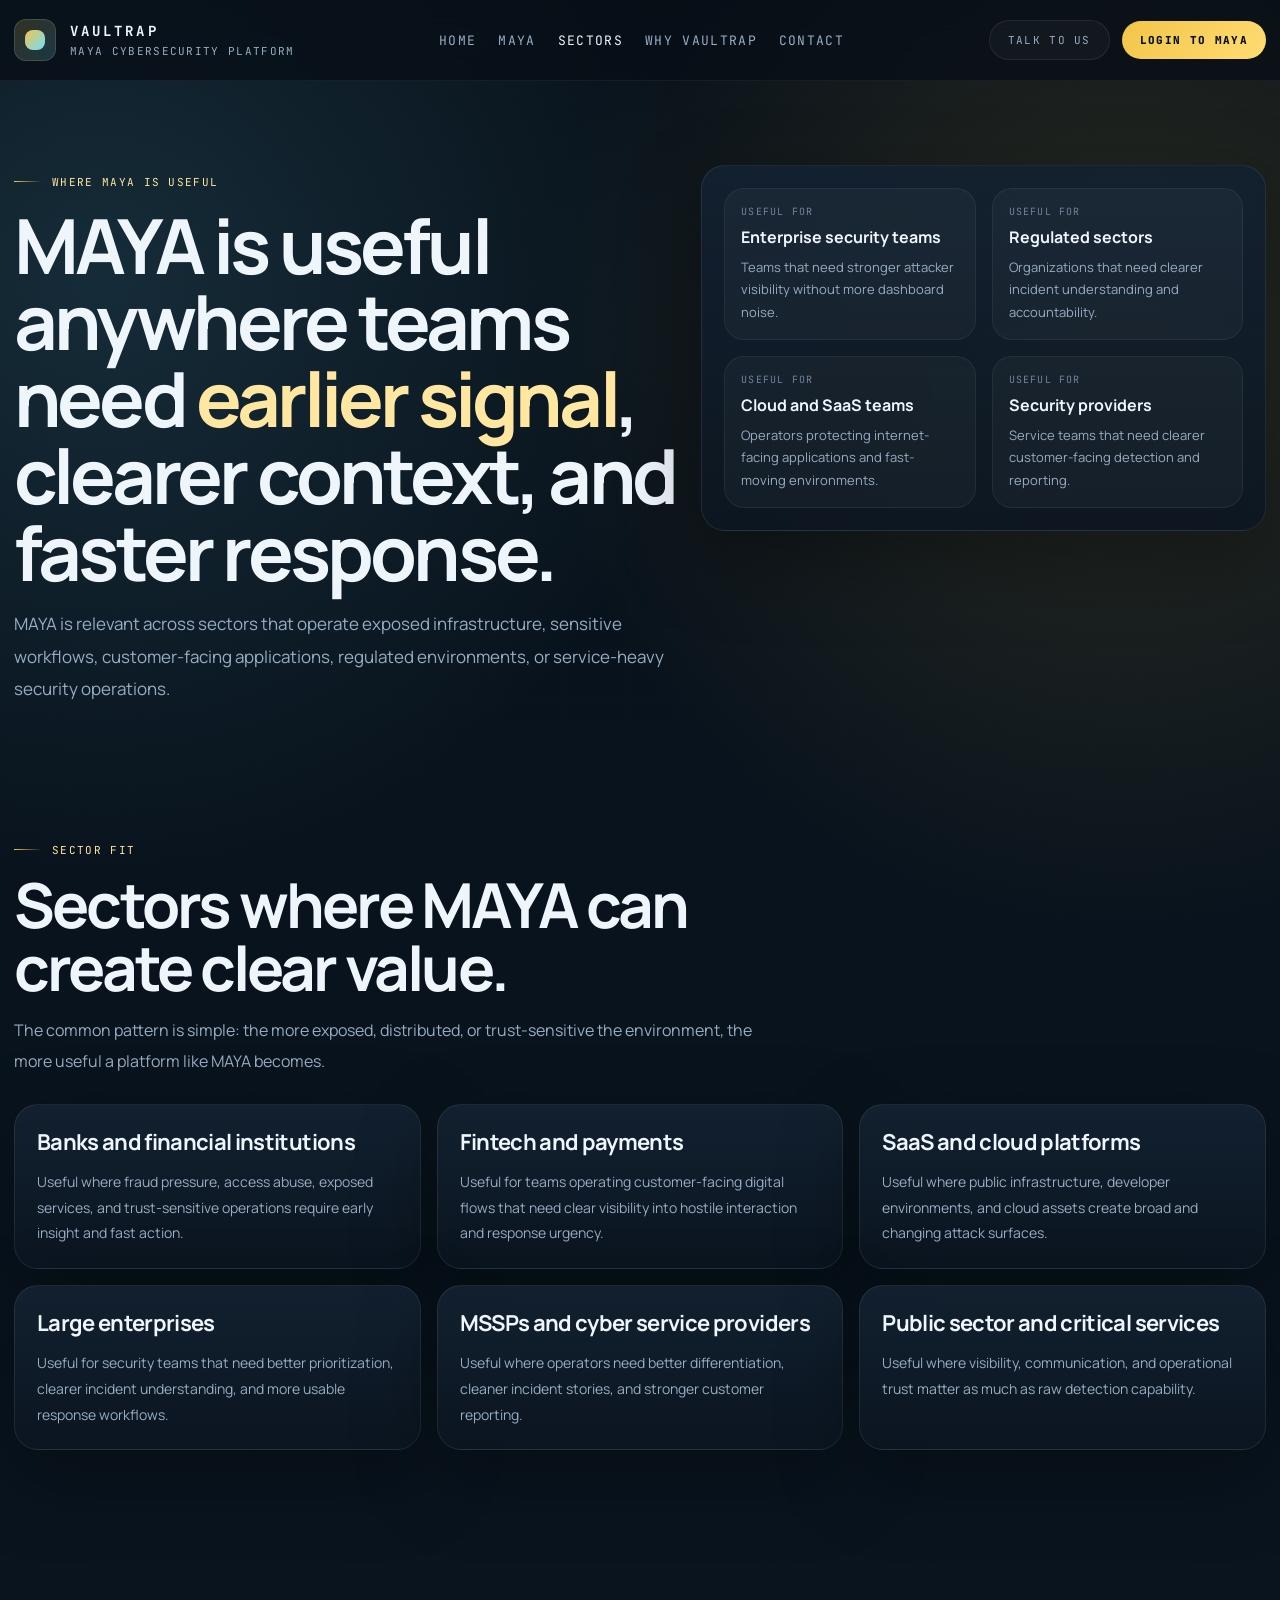
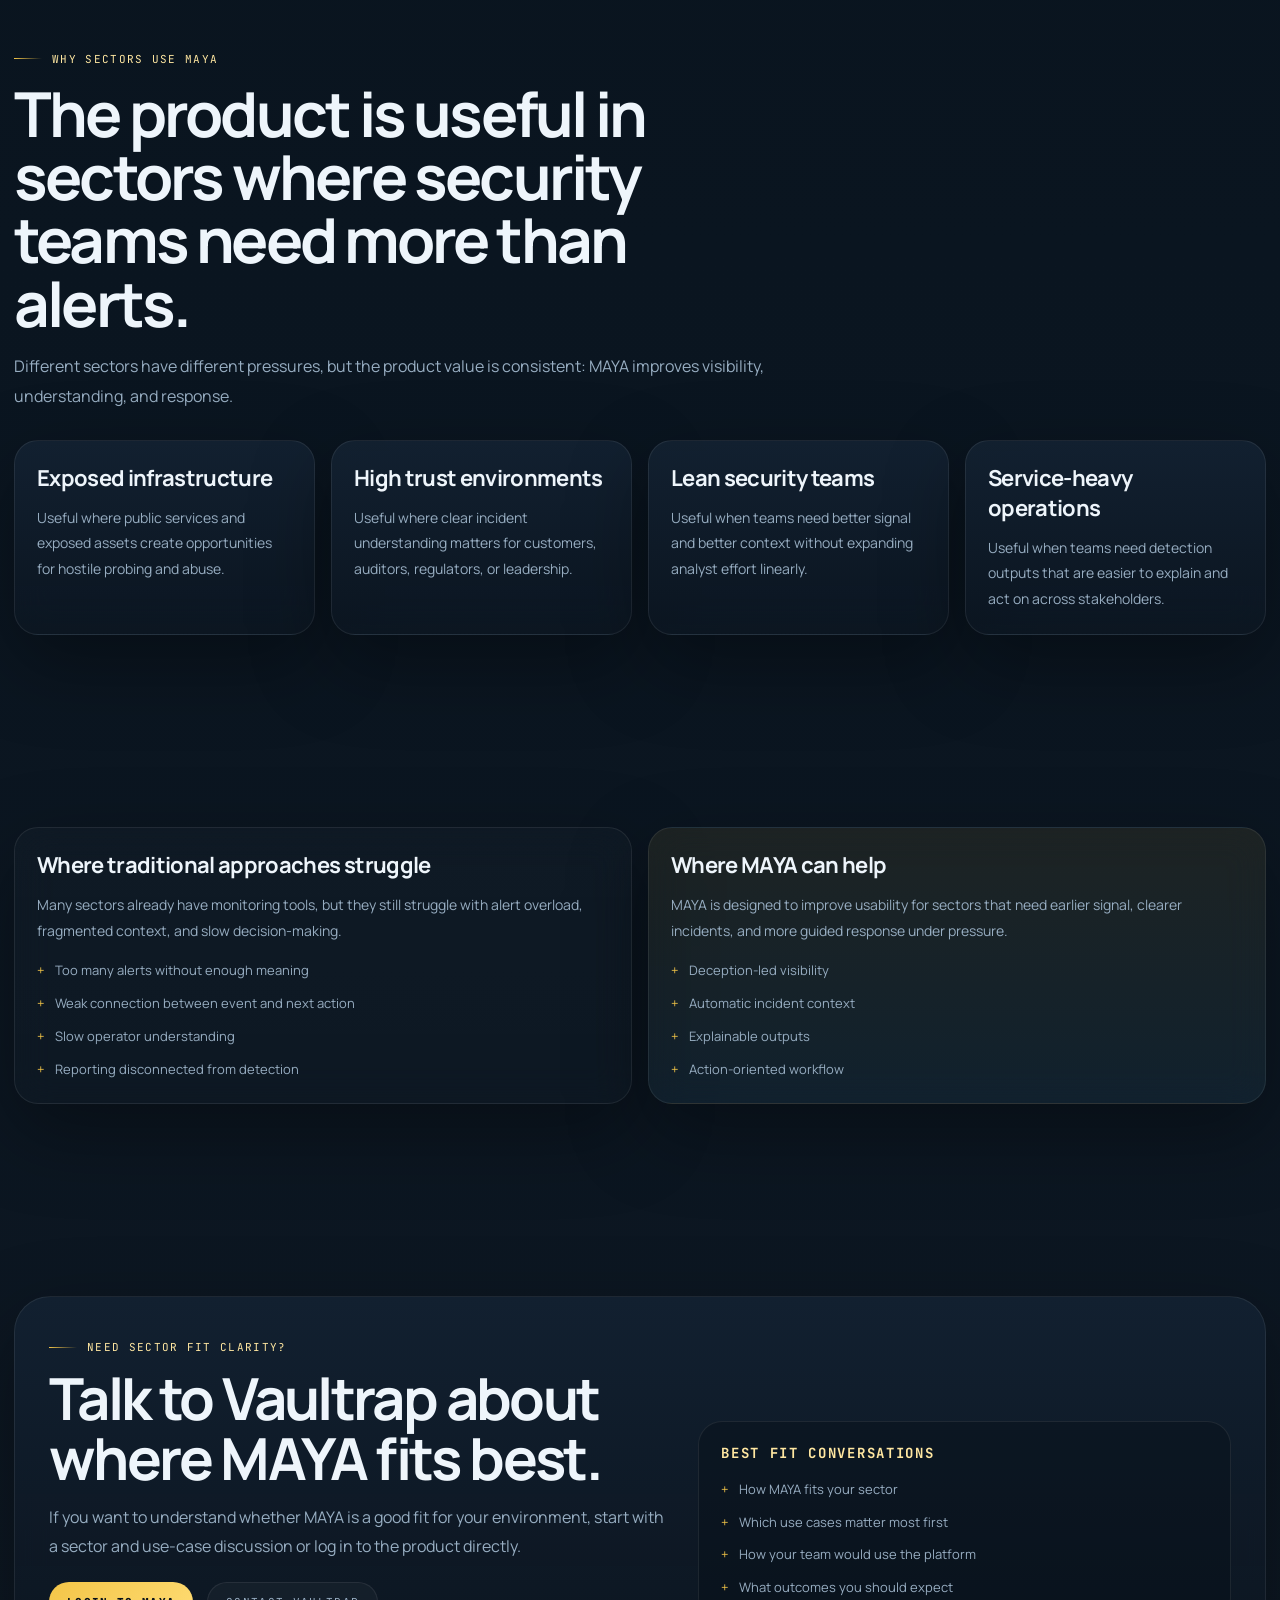
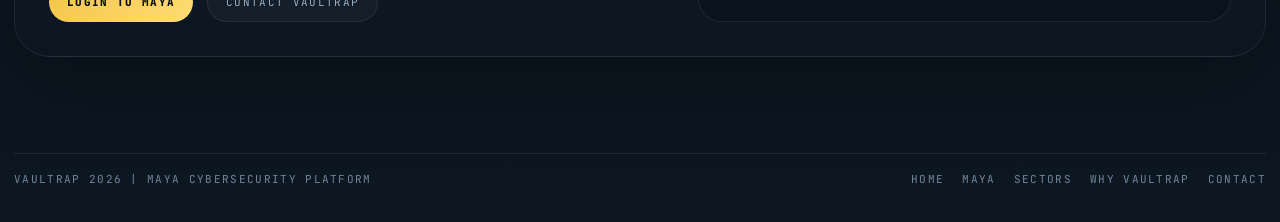
<file: industry.html>
<!DOCTYPE html>
<html lang="en">
<head>
<meta charset="UTF-8">
<meta name="viewport" content="width=device-width, initial-scale=1.0">
<meta name="description" content="See which sectors benefit from MAYA and how Vaultrap's cybersecurity platform is useful across enterprise, financial, cloud, and service environments.">
<title>MAYA | Sectors and Use Cases</title>
<link rel="preconnect" href="https://fonts.googleapis.com">
<link rel="preconnect" href="https://fonts.gstatic.com" crossorigin>
<link href="https://fonts.googleapis.com/css2?family=Manrope:wght@400;500;600;700;800&family=JetBrains+Mono:wght@400;500;600&display=swap" rel="stylesheet">
<link rel="stylesheet" href="styles.css">
</head>
<body>
<header>
  <div class="container nav">
    <a class="brand" href="index.html" aria-label="Vaultrap home">
      <span class="brand-mark" aria-hidden="true"></span>
      <span class="brand-text mono"><strong>VAULTRAP</strong><span>MAYA cybersecurity platform</span></span>
    </a>
    <ul class="nav-links mono" id="navLinks">
      <li><a href="index.html">Home</a></li>
      <li><a href="product.html">MAYA</a></li>
      <li><a href="industry.html" aria-current="page">Sectors</a></li>
      <li><a href="about.html">Why Vaultrap</a></li>
      <li><a href="contact.html">Contact</a></li>
    </ul>
    <div class="actions">
      <a class="btn ghost mono" href="contact.html">Talk to us</a>
      <a class="btn primary mono" href="https://app.vaultrap.com" target="_blank" rel="noreferrer">Login to MAYA</a>
      <button class="menu" id="menuToggle" aria-label="Open menu">+</button>
    </div>
  </div>
</header>

<section class="hero-section">
  <div class="container hero-layout">
    <div class="hero-copy reveal">
      <span class="eyebrow mono">Where MAYA is useful</span>
      <h1>MAYA is useful anywhere teams need <span>earlier signal</span>, clearer context, and faster response.</h1>
      <p>MAYA is relevant across sectors that operate exposed infrastructure, sensitive workflows, customer-facing applications, regulated environments, or service-heavy security operations.</p>
    </div>
    <aside class="hero-card surface reveal">
      <div class="hero-card-grid">
        <div class="hero-stat"><span class="mono">Useful for</span><strong>Enterprise security teams</strong><p>Teams that need stronger attacker visibility without more dashboard noise.</p></div>
        <div class="hero-stat"><span class="mono">Useful for</span><strong>Regulated sectors</strong><p>Organizations that need clearer incident understanding and accountability.</p></div>
        <div class="hero-stat"><span class="mono">Useful for</span><strong>Cloud and SaaS teams</strong><p>Operators protecting internet-facing applications and fast-moving environments.</p></div>
        <div class="hero-stat"><span class="mono">Useful for</span><strong>Security providers</strong><p>Service teams that need clearer customer-facing detection and reporting.</p></div>
      </div>
    </aside>
  </div>
</section>

<main>
  <section class="section">
    <div class="container">
      <div class="section-head reveal">
        <span class="eyebrow mono">Sector fit</span>
        <h2 class="section-title">Sectors where MAYA can create clear value.</h2>
        <p class="section-copy">The common pattern is simple: the more exposed, distributed, or trust-sensitive the environment, the more useful a platform like MAYA becomes.</p>
      </div>
      <div class="grid-3" style="margin-top:28px">
        <article class="sector-card surface reveal"><h3>Banks and financial institutions</h3><p>Useful where fraud pressure, access abuse, exposed services, and trust-sensitive operations require early insight and fast action.</p></article>
        <article class="sector-card surface reveal"><h3>Fintech and payments</h3><p>Useful for teams operating customer-facing digital flows that need clear visibility into hostile interaction and response urgency.</p></article>
        <article class="sector-card surface reveal"><h3>SaaS and cloud platforms</h3><p>Useful where public infrastructure, developer environments, and cloud assets create broad and changing attack surfaces.</p></article>
        <article class="sector-card surface reveal"><h3>Large enterprises</h3><p>Useful for security teams that need better prioritization, clearer incident understanding, and more usable response workflows.</p></article>
        <article class="sector-card surface reveal"><h3>MSSPs and cyber service providers</h3><p>Useful where operators need better differentiation, cleaner incident stories, and stronger customer reporting.</p></article>
        <article class="sector-card surface reveal"><h3>Public sector and critical services</h3><p>Useful where visibility, communication, and operational trust matter as much as raw detection capability.</p></article>
      </div>
    </div>
  </section>

  <section class="section">
    <div class="container">
      <div class="section-head reveal">
        <span class="eyebrow mono">Why sectors use MAYA</span>
        <h2 class="section-title">The product is useful in sectors where security teams need more than alerts.</h2>
        <p class="section-copy">Different sectors have different pressures, but the product value is consistent: MAYA improves visibility, understanding, and response.</p>
      </div>
      <div class="grid-4" style="margin-top:28px">
        <article class="info-card surface reveal"><h3>Exposed infrastructure</h3><p>Useful where public services and exposed assets create opportunities for hostile probing and abuse.</p></article>
        <article class="info-card surface reveal"><h3>High trust environments</h3><p>Useful where clear incident understanding matters for customers, auditors, regulators, or leadership.</p></article>
        <article class="info-card surface reveal"><h3>Lean security teams</h3><p>Useful when teams need better signal and better context without expanding analyst effort linearly.</p></article>
        <article class="info-card surface reveal"><h3>Service-heavy operations</h3><p>Useful when teams need detection outputs that are easier to explain and act on across stakeholders.</p></article>
      </div>
    </div>
  </section>

  <section class="section">
    <div class="container comparison">
      <article class="compare-card standard surface reveal">
        <h3>Where traditional approaches struggle</h3>
        <p>Many sectors already have monitoring tools, but they still struggle with alert overload, fragmented context, and slow decision-making.</p>
        <ul class="list">
          <li>Too many alerts without enough meaning</li>
          <li>Weak connection between event and next action</li>
          <li>Slow operator understanding</li>
          <li>Reporting disconnected from detection</li>
        </ul>
      </article>
      <article class="compare-card maya surface reveal">
        <h3>Where MAYA can help</h3>
        <p>MAYA is designed to improve usability for sectors that need earlier signal, clearer incidents, and more guided response under pressure.</p>
        <ul class="list">
          <li>Deception-led visibility</li>
          <li>Automatic incident context</li>
          <li>Explainable outputs</li>
          <li>Action-oriented workflow</li>
        </ul>
      </article>
    </div>
  </section>

  <section class="section">
    <div class="container">
      <div class="cta surface reveal">
        <div class="cta-grid">
          <div>
            <span class="eyebrow mono">Need sector fit clarity?</span>
            <h2>Talk to Vaultrap about where MAYA fits best.</h2>
            <p>If you want to understand whether MAYA is a good fit for your environment, start with a sector and use-case discussion or log in to the product directly.</p>
            <div class="cta-actions">
              <a class="btn primary mono" href="https://app.vaultrap.com" target="_blank" rel="noreferrer">Login to MAYA</a>
              <a class="btn ghost mono" href="contact.html">Contact Vaultrap</a>
            </div>
          </div>
          <div class="cta-panel">
            <strong class="mono">Best fit conversations</strong>
            <ul class="list">
              <li>How MAYA fits your sector</li>
              <li>Which use cases matter most first</li>
              <li>How your team would use the platform</li>
              <li>What outcomes you should expect</li>
            </ul>
          </div>
        </div>
      </div>
    </div>
  </section>
</main>

<footer class="site-footer">
  <div class="container">
    <div class="mono">VAULTRAP <span id="year"></span> | MAYA cybersecurity platform</div>
    <div class="footer-links mono">
      <a href="index.html">Home</a>
      <a href="product.html">MAYA</a>
      <a href="industry.html">Sectors</a>
      <a href="about.html">Why Vaultrap</a>
      <a href="contact.html">Contact</a>
    </div>
  </div>
</footer>

<script src="script.js"></script>
</body>
</html>
</file>
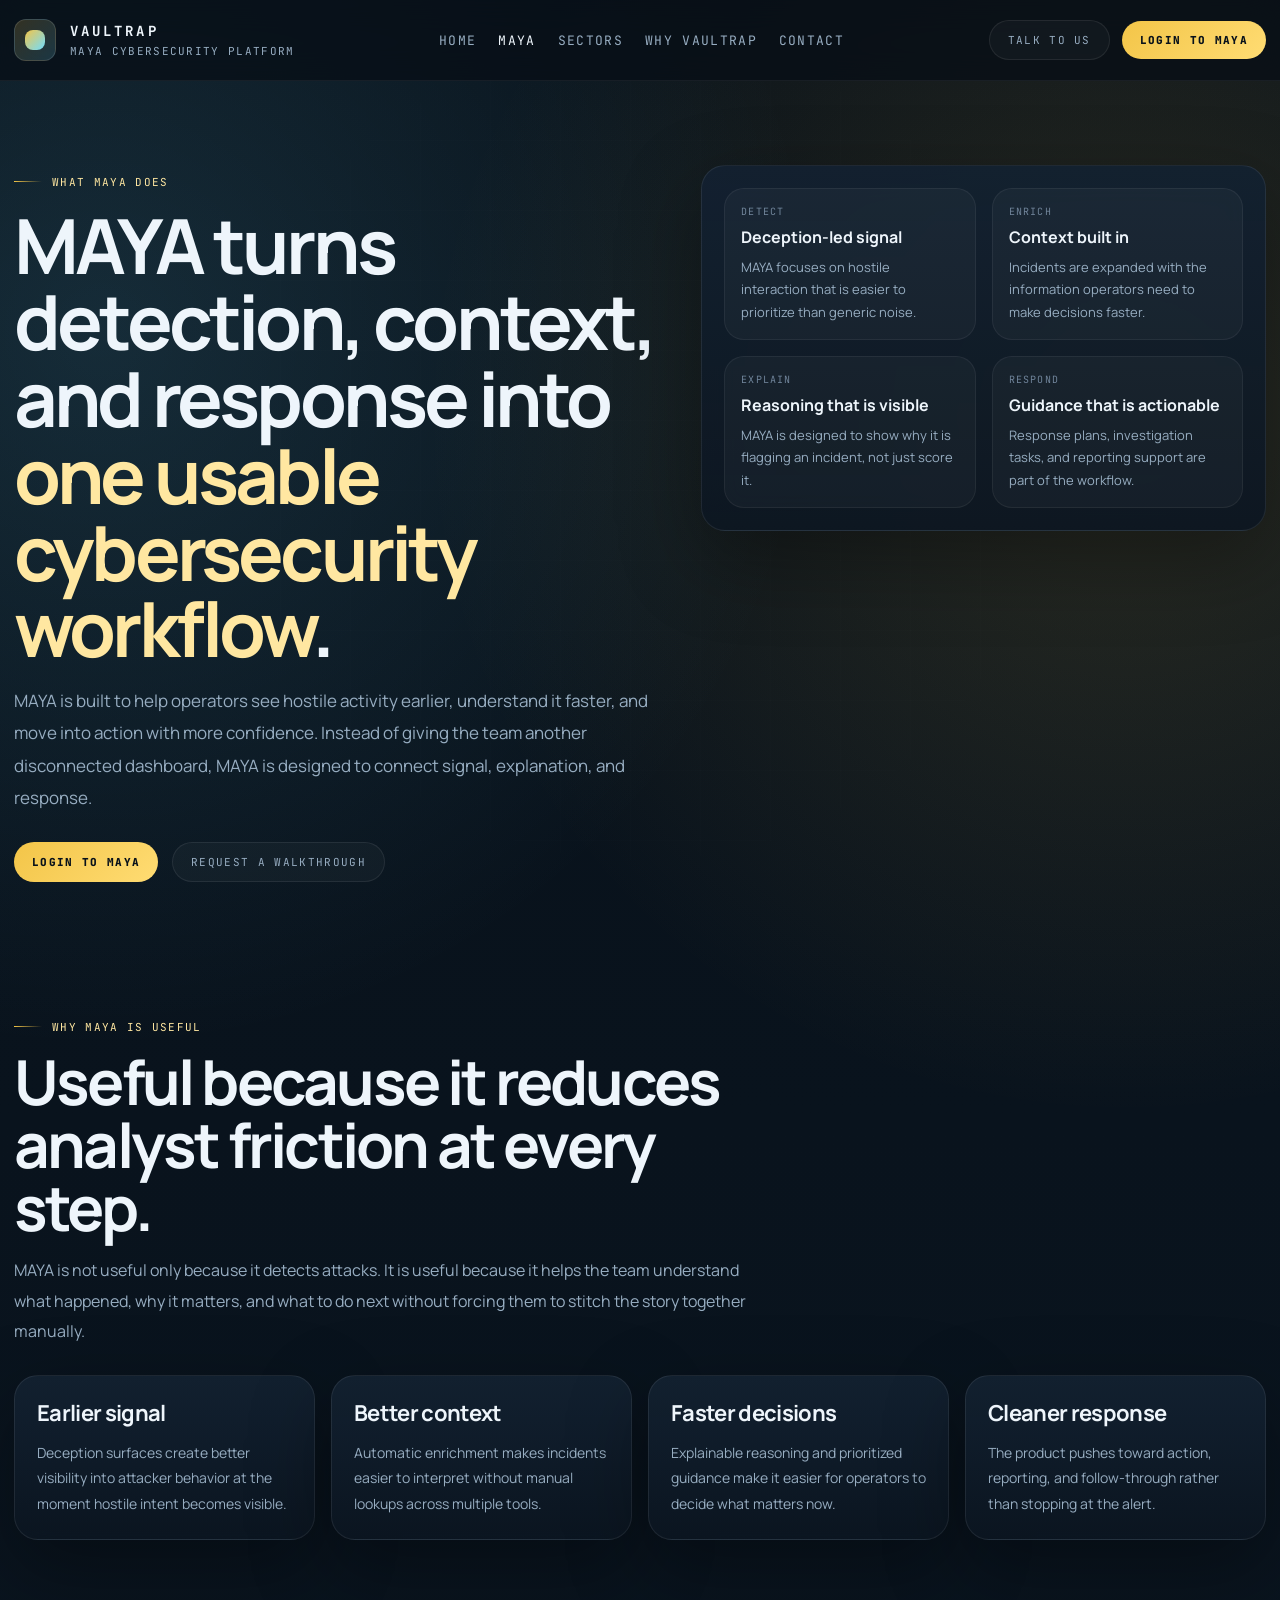
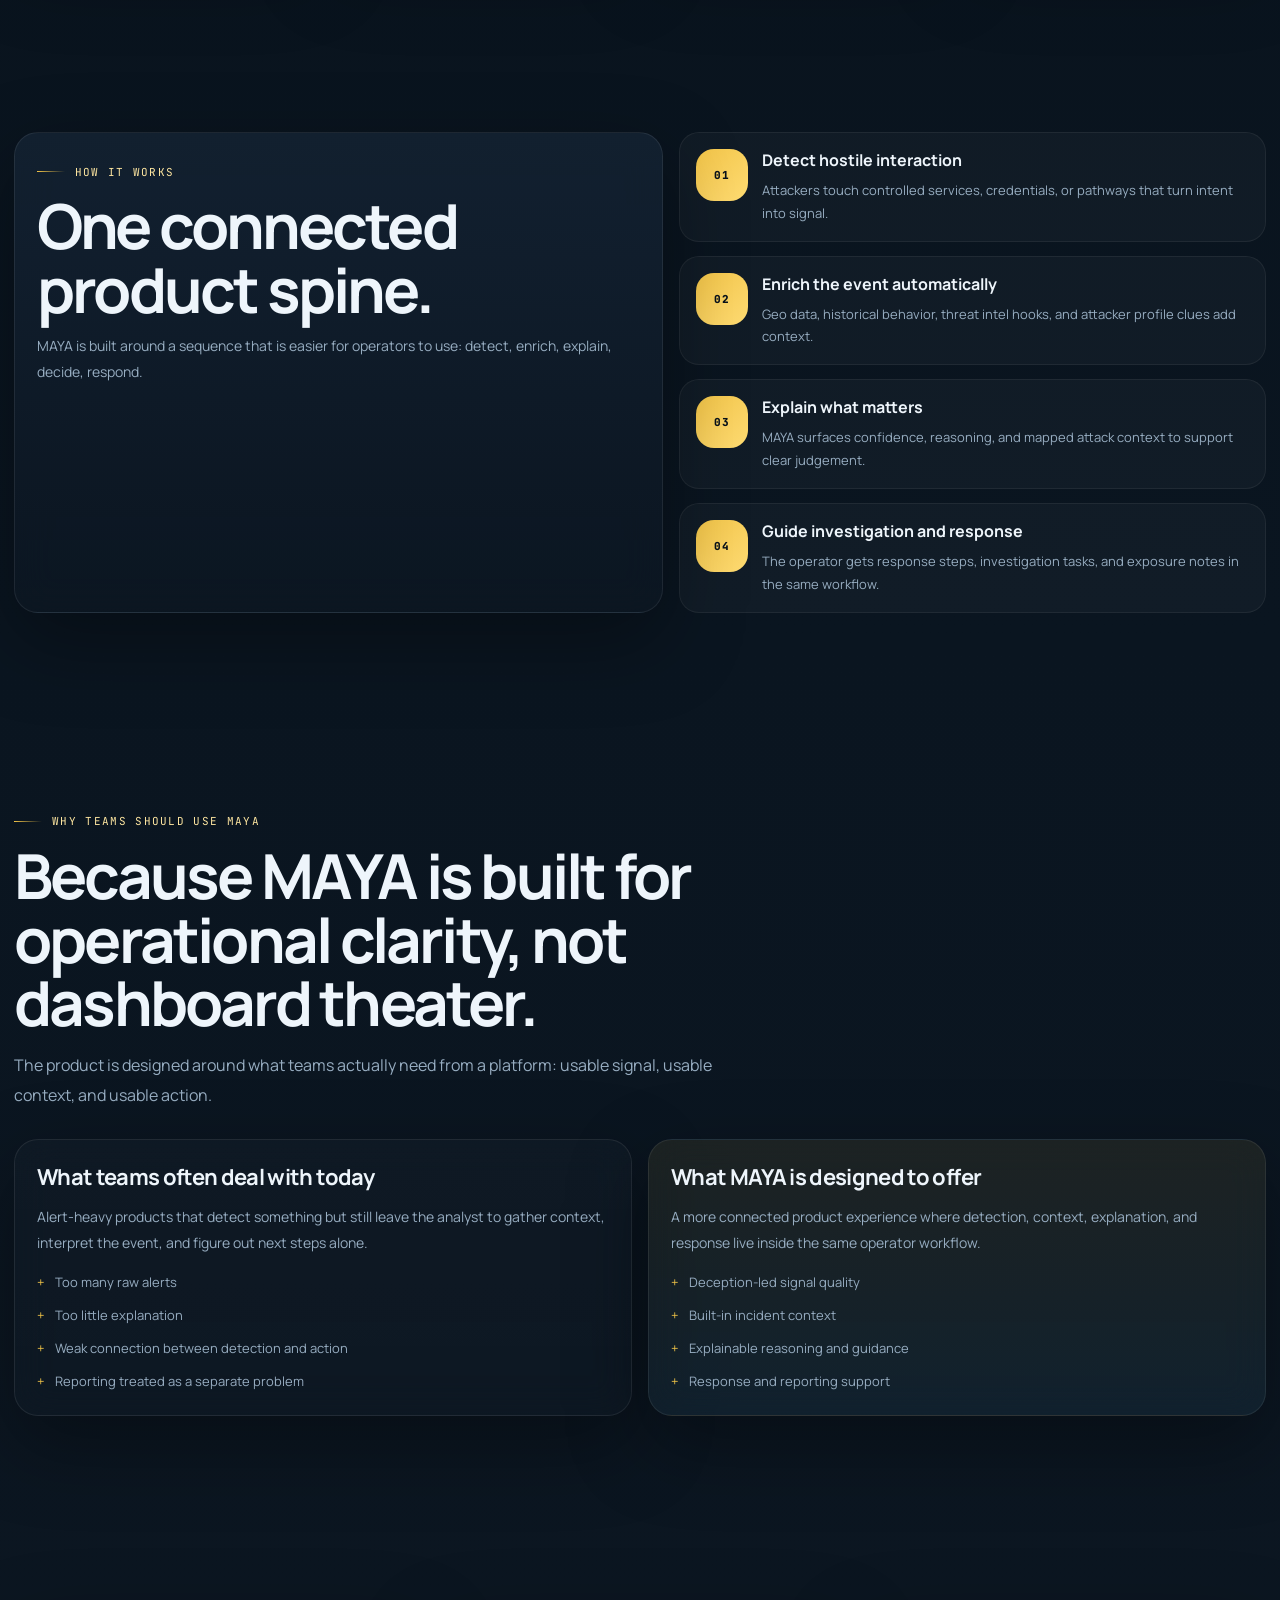
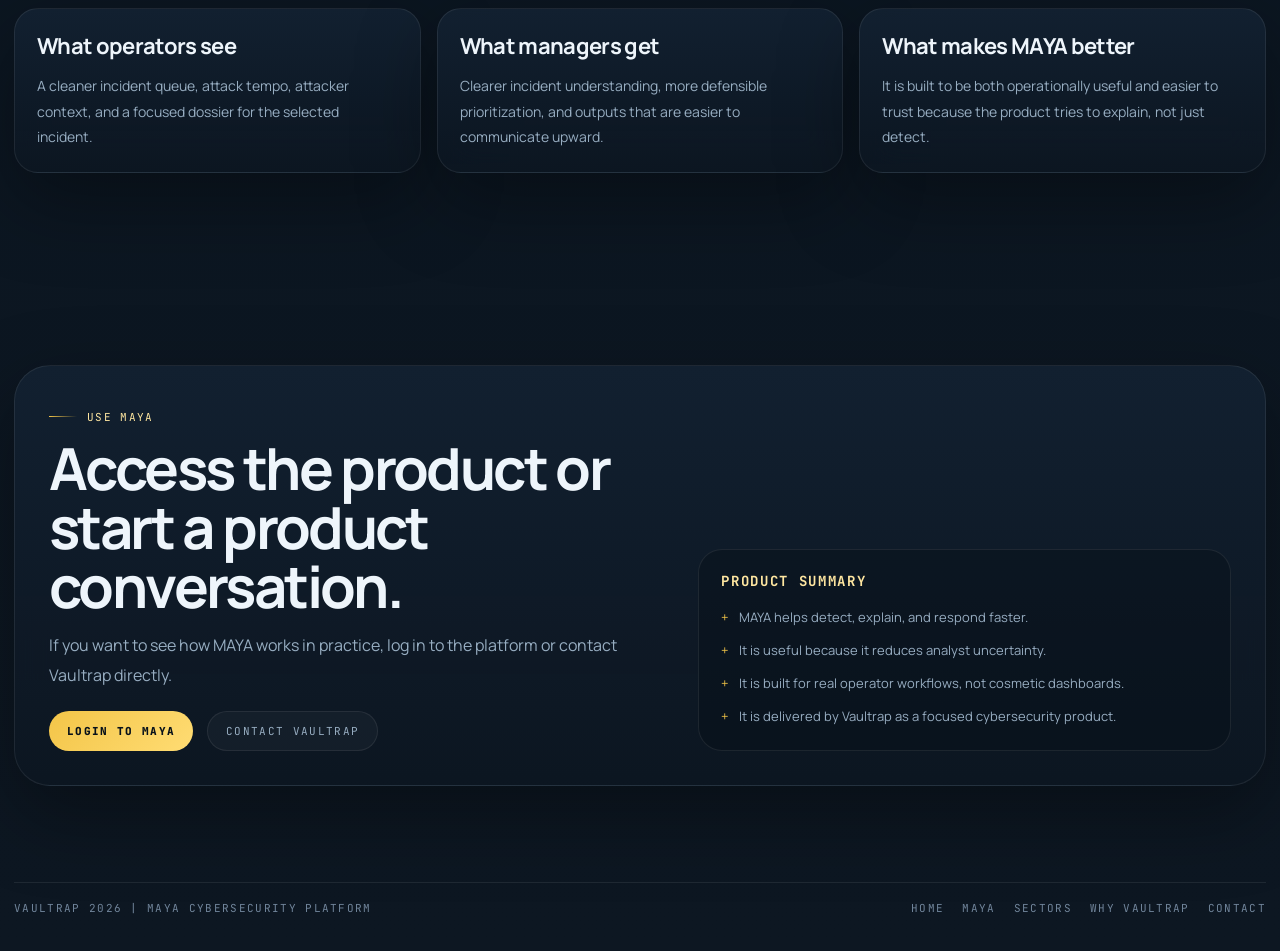
<file: product.html>
<!DOCTYPE html>
<html lang="en">
<head>
<meta charset="UTF-8">
<meta name="viewport" content="width=device-width, initial-scale=1.0">
<meta name="description" content="Learn what MAYA does, why it is useful, how it works, and why teams should use Vaultrap's cybersecurity platform.">
<title>MAYA | Product Overview</title>
<link rel="preconnect" href="https://fonts.googleapis.com">
<link rel="preconnect" href="https://fonts.gstatic.com" crossorigin>
<link href="https://fonts.googleapis.com/css2?family=Manrope:wght@400;500;600;700;800&family=JetBrains+Mono:wght@400;500;600&display=swap" rel="stylesheet">
<link rel="stylesheet" href="styles.css">
</head>
<body>
<header>
  <div class="container nav">
    <a class="brand" href="index.html" aria-label="Vaultrap home">
      <span class="brand-mark" aria-hidden="true"></span>
      <span class="brand-text mono"><strong>VAULTRAP</strong><span>MAYA cybersecurity platform</span></span>
    </a>
    <ul class="nav-links mono" id="navLinks">
      <li><a href="index.html">Home</a></li>
      <li><a href="product.html" aria-current="page">MAYA</a></li>
      <li><a href="industry.html">Sectors</a></li>
      <li><a href="about.html">Why Vaultrap</a></li>
      <li><a href="contact.html">Contact</a></li>
    </ul>
    <div class="actions">
      <a class="btn ghost mono" href="contact.html">Talk to us</a>
      <a class="btn primary mono" href="https://app.vaultrap.com" target="_blank" rel="noreferrer">Login to MAYA</a>
      <button class="menu" id="menuToggle" aria-label="Open menu">+</button>
    </div>
  </div>
</header>

<section class="hero-section">
  <div class="container hero-layout">
    <div class="hero-copy reveal">
      <span class="eyebrow mono">What MAYA does</span>
      <h1>MAYA turns detection, context, and response into <span>one usable cybersecurity workflow</span>.</h1>
      <p>MAYA is built to help operators see hostile activity earlier, understand it faster, and move into action with more confidence. Instead of giving the team another disconnected dashboard, MAYA is designed to connect signal, explanation, and response.</p>
      <div class="hero-actions">
        <a class="btn primary mono" href="https://app.vaultrap.com" target="_blank" rel="noreferrer">Login to MAYA</a>
        <a class="btn ghost mono" href="contact.html">Request a walkthrough</a>
      </div>
    </div>
    <aside class="hero-card surface reveal">
      <div class="hero-card-grid">
        <div class="hero-stat"><span class="mono">Detect</span><strong>Deception-led signal</strong><p>MAYA focuses on hostile interaction that is easier to prioritize than generic noise.</p></div>
        <div class="hero-stat"><span class="mono">Enrich</span><strong>Context built in</strong><p>Incidents are expanded with the information operators need to make decisions faster.</p></div>
        <div class="hero-stat"><span class="mono">Explain</span><strong>Reasoning that is visible</strong><p>MAYA is designed to show why it is flagging an incident, not just score it.</p></div>
        <div class="hero-stat"><span class="mono">Respond</span><strong>Guidance that is actionable</strong><p>Response plans, investigation tasks, and reporting support are part of the workflow.</p></div>
      </div>
    </aside>
  </div>
</section>

<main>
  <section class="section">
    <div class="container">
      <div class="section-head reveal">
        <span class="eyebrow mono">Why MAYA is useful</span>
        <h2 class="section-title">Useful because it reduces analyst friction at every step.</h2>
        <p class="section-copy">MAYA is not useful only because it detects attacks. It is useful because it helps the team understand what happened, why it matters, and what to do next without forcing them to stitch the story together manually.</p>
      </div>
      <div class="grid-4" style="margin-top:28px">
        <article class="info-card surface reveal"><h3>Earlier signal</h3><p>Deception surfaces create better visibility into attacker behavior at the moment hostile intent becomes visible.</p></article>
        <article class="info-card surface reveal"><h3>Better context</h3><p>Automatic enrichment makes incidents easier to interpret without manual lookups across multiple tools.</p></article>
        <article class="info-card surface reveal"><h3>Faster decisions</h3><p>Explainable reasoning and prioritized guidance make it easier for operators to decide what matters now.</p></article>
        <article class="info-card surface reveal"><h3>Cleaner response</h3><p>The product pushes toward action, reporting, and follow-through rather than stopping at the alert.</p></article>
      </div>
    </div>
  </section>

  <section class="section">
    <div class="container workflow-grid">
      <article class="workflow-card surface reveal">
        <span class="eyebrow mono">How it works</span>
        <h2 class="section-title">One connected product spine.</h2>
        <p class="section-copy">MAYA is built around a sequence that is easier for operators to use: detect, enrich, explain, decide, respond.</p>
      </article>
      <div class="workflow-list reveal">
        <div class="workflow-step"><div class="number mono">01</div><div><strong>Detect hostile interaction</strong><p>Attackers touch controlled services, credentials, or pathways that turn intent into signal.</p></div></div>
        <div class="workflow-step"><div class="number mono">02</div><div><strong>Enrich the event automatically</strong><p>Geo data, historical behavior, threat intel hooks, and attacker profile clues add context.</p></div></div>
        <div class="workflow-step"><div class="number mono">03</div><div><strong>Explain what matters</strong><p>MAYA surfaces confidence, reasoning, and mapped attack context to support clear judgement.</p></div></div>
        <div class="workflow-step"><div class="number mono">04</div><div><strong>Guide investigation and response</strong><p>The operator gets response steps, investigation tasks, and exposure notes in the same workflow.</p></div></div>
      </div>
    </div>
  </section>

  <section class="section">
    <div class="container">
      <div class="section-head reveal">
        <span class="eyebrow mono">Why teams should use MAYA</span>
        <h2 class="section-title">Because MAYA is built for operational clarity, not dashboard theater.</h2>
        <p class="section-copy">The product is designed around what teams actually need from a platform: usable signal, usable context, and usable action.</p>
      </div>
      <div class="comparison" style="margin-top:28px">
        <article class="compare-card standard surface reveal">
          <h3>What teams often deal with today</h3>
          <p>Alert-heavy products that detect something but still leave the analyst to gather context, interpret the event, and figure out next steps alone.</p>
          <ul class="list">
            <li>Too many raw alerts</li>
            <li>Too little explanation</li>
            <li>Weak connection between detection and action</li>
            <li>Reporting treated as a separate problem</li>
          </ul>
        </article>
        <article class="compare-card maya surface reveal">
          <h3>What MAYA is designed to offer</h3>
          <p>A more connected product experience where detection, context, explanation, and response live inside the same operator workflow.</p>
          <ul class="list">
            <li>Deception-led signal quality</li>
            <li>Built-in incident context</li>
            <li>Explainable reasoning and guidance</li>
            <li>Response and reporting support</li>
          </ul>
        </article>
      </div>
    </div>
  </section>

  <section class="section">
    <div class="container">
      <div class="grid-3">
        <article class="info-card surface reveal"><h3>What operators see</h3><p>A cleaner incident queue, attack tempo, attacker context, and a focused dossier for the selected incident.</p></article>
        <article class="info-card surface reveal"><h3>What managers get</h3><p>Clearer incident understanding, more defensible prioritization, and outputs that are easier to communicate upward.</p></article>
        <article class="info-card surface reveal"><h3>What makes MAYA better</h3><p>It is built to be both operationally useful and easier to trust because the product tries to explain, not just detect.</p></article>
      </div>
    </div>
  </section>

  <section class="section">
    <div class="container">
      <div class="cta surface reveal">
        <div class="cta-grid">
          <div>
            <span class="eyebrow mono">Use MAYA</span>
            <h2>Access the product or start a product conversation.</h2>
            <p>If you want to see how MAYA works in practice, log in to the platform or contact Vaultrap directly.</p>
            <div class="cta-actions">
              <a class="btn primary mono" href="https://app.vaultrap.com" target="_blank" rel="noreferrer">Login to MAYA</a>
              <a class="btn ghost mono" href="contact.html">Contact Vaultrap</a>
            </div>
          </div>
          <div class="cta-panel">
            <strong class="mono">Product summary</strong>
            <ul class="list">
              <li>MAYA helps detect, explain, and respond faster.</li>
              <li>It is useful because it reduces analyst uncertainty.</li>
              <li>It is built for real operator workflows, not cosmetic dashboards.</li>
              <li>It is delivered by Vaultrap as a focused cybersecurity product.</li>
            </ul>
          </div>
        </div>
      </div>
    </div>
  </section>
</main>

<footer class="site-footer">
  <div class="container">
    <div class="mono">VAULTRAP <span id="year"></span> | MAYA cybersecurity platform</div>
    <div class="footer-links mono">
      <a href="index.html">Home</a>
      <a href="product.html">MAYA</a>
      <a href="industry.html">Sectors</a>
      <a href="about.html">Why Vaultrap</a>
      <a href="contact.html">Contact</a>
    </div>
  </div>
</footer>

<script src="script.js"></script>
</body>
</html>
</file>
<file: styles.css>
:root{
  --bg:#08111a;
  --bg-soft:#0d1722;
  --panel:#132131;
  --panel-soft:#1a2b3e;
  --line:rgba(255,255,255,.08);
  --text:#eef5fb;
  --muted:#97adc1;
  --muted-soft:#71859b;
  --gold:#f3c548;
  --gold-soft:#ffe7a1;
  --cyan:#70ddff;
  --cyan-soft:#cbf5ff;
  --green:#62d79a;
  --danger:#ff8172;
  --shadow:0 28px 80px rgba(0,0,0,.34);
  --radius-xl:32px;
  --radius-lg:24px;
  --radius-md:18px;
  --max:1320px;
}

*{box-sizing:border-box;margin:0;padding:0}
html{scroll-behavior:smooth}
html{
  -webkit-font-smoothing:antialiased;
  -moz-osx-font-smoothing:grayscale;
  text-rendering:optimizeLegibility;
}

body{
  font-family:"Manrope",sans-serif;
  color:var(--text);
  background:
    radial-gradient(circle at 8% 8%,rgba(112,221,255,.13),transparent 18%),
    radial-gradient(circle at 88% 10%,rgba(243,197,72,.14),transparent 18%),
    linear-gradient(180deg,var(--bg),#0a1520 54%,var(--bg-soft));
  overflow-x:hidden;
}

body::before{
  content:"";
  position:fixed;
  inset:0;
  pointer-events:none;
  background-image:
    linear-gradient(rgba(255,255,255,.022) 1px,transparent 1px),
    linear-gradient(90deg,rgba(255,255,255,.022) 1px,transparent 1px);
  background-size:70px 70px;
  mask-image:radial-gradient(circle at center,black 42%,transparent 84%);
  opacity:.42;
  z-index:-1;
}

a{color:inherit;text-decoration:none}

.container{
  width:min(calc(100% - 28px),var(--max));
  margin:0 auto;
}

.mono{
  font-family:"JetBrains Mono",monospace;
  font-size:11px;
  letter-spacing:.12em;
  text-transform:uppercase;
}

.surface{
  background:linear-gradient(180deg,rgba(19,33,49,.94),rgba(12,22,33,.9));
  border:1px solid var(--line);
  box-shadow:var(--shadow);
  backdrop-filter:blur(18px);
}

.eyebrow{
  display:inline-flex;
  align-items:center;
  gap:10px;
  color:var(--gold-soft);
}

.eyebrow::before{
  content:"";
  width:28px;
  height:1px;
  background:linear-gradient(90deg,var(--gold),transparent);
}

.section{
  padding:96px 0;
}

.section-head{
  max-width:760px;
}

.section-title{
  margin-top:16px;
  font-size:clamp(34px,5vw,62px);
  line-height:1.02;
  letter-spacing:-.045em;
}

.section-copy{
  margin-top:16px;
  color:var(--muted);
  font-size:16px;
  line-height:1.9;
}

header{
  position:sticky;
  top:0;
  z-index:30;
  background:rgba(8,14,22,.74);
  backdrop-filter:blur(16px);
  border-bottom:1px solid rgba(255,255,255,.06);
}

.nav{
  min-height:80px;
  display:flex;
  align-items:center;
  justify-content:space-between;
  gap:18px;
}

.brand{
  display:flex;
  align-items:center;
  gap:14px;
}

.brand-mark{
  width:42px;
  height:42px;
  border-radius:12px;
  position:relative;
  border:1px solid rgba(255,255,255,.13);
  background:linear-gradient(135deg,rgba(243,197,72,.18),rgba(112,221,255,.18));
}

.brand-mark::after{
  content:"";
  position:absolute;
  inset:10px;
  border-radius:8px;
  background:linear-gradient(135deg,var(--gold),var(--cyan));
}

.brand-text strong{
  display:block;
  font-size:14px;
  letter-spacing:.22em;
}

.brand-text span{
  display:block;
  margin-top:4px;
  color:var(--muted);
  font-size:11px;
}

.nav-links{
  list-style:none;
  display:flex;
  gap:22px;
}

.nav-links a{
  color:var(--muted);
  font-size:13px;
}

.nav-links a:hover,
.nav-links a[aria-current="page"]{
  color:var(--text);
}

.actions{
  display:flex;
  align-items:center;
  gap:12px;
}

.btn{
  display:inline-flex;
  align-items:center;
  justify-content:center;
  padding:12px 18px;
  border-radius:999px;
  transition:transform .2s ease,border-color .2s ease,background .2s ease;
}

.btn:hover{transform:translateY(-2px)}

.btn.primary{
  color:#08111a;
  font-weight:800;
  background:linear-gradient(135deg,var(--gold),#ffdc73);
}

.btn.ghost{
  color:var(--muted);
  border:1px solid var(--line);
  background:rgba(255,255,255,.03);
}

.menu{
  display:none;
  width:46px;
  height:46px;
  border-radius:14px;
  border:1px solid var(--line);
  background:rgba(255,255,255,.02);
  color:var(--text);
}

.hero-section{
  padding:84px 0 32px;
}

.hero-layout{
  display:grid;
  grid-template-columns:1.08fr .92fr;
  gap:24px;
  align-items:start;
}

.hero-copy h1{
  margin-top:18px;
  font-size:clamp(42px,6vw,76px);
  line-height:1.01;
  letter-spacing:-.05em;
  max-width:780px;
}

.hero-copy h1 span{color:var(--gold-soft)}

.hero-copy p{
  margin-top:18px;
  max-width:700px;
  color:var(--muted);
  font-size:17px;
  line-height:1.9;
}

.hero-actions{
  display:flex;
  gap:14px;
  flex-wrap:wrap;
  margin-top:28px;
}

.hero-highlights{
  margin-top:24px;
  display:flex;
  gap:18px;
  flex-wrap:wrap;
  color:var(--muted-soft);
  font-size:12px;
}

.hero-highlights span::before{
  content:"";
  display:inline-block;
  width:8px;
  height:8px;
  border-radius:50%;
  background:linear-gradient(135deg,var(--gold),var(--cyan));
  margin-right:10px;
}

.hero-card,
.info-card,
.compare-card,
.sector-card,
.trust-card,
.contact-card,
.workflow-card{
  border-radius:var(--radius-lg);
  padding:22px;
}

.hero-card{
  display:grid;
  gap:14px;
}

.hero-card-grid,
.grid-2,
.grid-3,
.grid-4,
.comparison,
.workflow-grid,
.contact-grid{
  display:grid;
  gap:16px;
}

.hero-card-grid{grid-template-columns:repeat(2,minmax(0,1fr))}
.grid-2{grid-template-columns:repeat(2,minmax(0,1fr))}
.grid-3{grid-template-columns:repeat(3,minmax(0,1fr))}
.grid-4{grid-template-columns:repeat(4,minmax(0,1fr))}
.comparison{grid-template-columns:repeat(2,minmax(0,1fr))}
.workflow-grid{grid-template-columns:1.05fr .95fr}
.contact-grid{grid-template-columns:repeat(2,minmax(0,1fr))}

.hero-stat{
  border-radius:20px;
  padding:16px;
  background:rgba(255,255,255,.03);
  border:1px solid rgba(255,255,255,.06);
}

.hero-stat span{
  display:block;
  color:var(--muted-soft);
  font-size:10px;
}

.hero-stat strong{
  display:block;
  margin-top:8px;
  font-size:16px;
}

.hero-stat p{
  margin-top:8px;
  color:var(--muted);
  font-size:13px;
  line-height:1.72;
}

.info-card h3,
.compare-card h3,
.sector-card h3,
.trust-card h3,
.contact-card h3,
.workflow-card h3{
  font-size:22px;
  letter-spacing:-.03em;
}

.info-card p,
.compare-card p,
.sector-card p,
.trust-card p,
.contact-card p,
.workflow-card p{
  margin-top:12px;
  color:var(--muted);
  font-size:14px;
  line-height:1.84;
}

.list{
  list-style:none;
  display:grid;
  gap:10px;
  margin-top:16px;
}

.list li{
  position:relative;
  padding-left:18px;
  color:var(--muted);
  font-size:13px;
  line-height:1.76;
}

.list li::before{
  content:"+";
  position:absolute;
  left:0;
  color:var(--gold);
}

.number{
  width:52px;
  height:52px;
  border-radius:18px;
  display:grid;
  place-items:center;
  color:#08111a;
  font-weight:800;
  background:linear-gradient(135deg,var(--gold),#ffdc73);
}

.workflow-list{
  display:grid;
  gap:14px;
}

.workflow-step{
  display:grid;
  grid-template-columns:52px 1fr;
  gap:14px;
  align-items:start;
  padding:16px;
  border-radius:20px;
  background:rgba(255,255,255,.03);
  border:1px solid rgba(255,255,255,.06);
}

.workflow-step strong{
  display:block;
  font-size:16px;
}

.workflow-step p{
  margin-top:8px;
  color:var(--muted);
  font-size:13px;
  line-height:1.76;
}

.compare-card{
  min-height:100%;
}

.compare-card.standard{
  background:linear-gradient(180deg,rgba(255,255,255,.02),rgba(255,255,255,.01));
}

.compare-card.maya{
  background:linear-gradient(180deg,rgba(243,197,72,.08),rgba(111,220,255,.06));
}

.quote{
  margin-top:20px;
  padding-left:18px;
  border-left:3px solid var(--gold);
  color:var(--muted);
  font-size:15px;
  line-height:1.86;
}

.cta{
  padding:34px;
  border-radius:36px;
}

.cta-grid{
  display:grid;
  grid-template-columns:1.08fr .92fr;
  gap:24px;
  align-items:end;
}

.cta h2{
  margin-top:14px;
  font-size:clamp(34px,5vw,58px);
  line-height:1.02;
  letter-spacing:-.045em;
}

.cta p{
  margin-top:16px;
  max-width:620px;
  color:var(--muted);
  font-size:16px;
  line-height:1.86;
}

.cta-panel{
  border-radius:var(--radius-lg);
  padding:22px;
  background:rgba(8,16,24,.42);
  border:1px solid rgba(255,255,255,.08);
}

.cta-panel strong{
  display:block;
  font-size:14px;
  color:var(--gold-soft);
}

.cta-actions{
  display:flex;
  gap:14px;
  flex-wrap:wrap;
  margin-top:20px;
}

.site-footer{
  padding:0 0 36px;
}

.site-footer .container{
  display:flex;
  justify-content:space-between;
  align-items:center;
  gap:16px;
  padding-top:18px;
  border-top:1px solid rgba(255,255,255,.08);
  color:var(--muted-soft);
  font-size:13px;
}

.footer-links{
  display:flex;
  gap:18px;
  flex-wrap:wrap;
}

.reveal{
  opacity:0;
  transform:translateY(22px);
  transition:opacity .7s ease,transform .7s ease;
}

.reveal.show{
  opacity:1;
  transform:none;
}

@media (max-width:1120px){
  .hero-layout,
  .workflow-grid,
  .comparison,
  .contact-grid,
  .cta-grid{
    grid-template-columns:1fr;
  }

  .grid-2,
  .grid-3,
  .grid-4{
    grid-template-columns:repeat(2,minmax(0,1fr));
  }
}

@media (max-width:860px){
  .nav-links,
  .actions .ghost{
    display:none;
  }

  .menu{
    display:grid;
    place-items:center;
  }

  .nav-links.open{
    display:flex;
    position:absolute;
    top:80px;
    left:18px;
    right:18px;
    flex-direction:column;
    align-items:flex-start;
    padding:18px;
    border-radius:22px;
    background:rgba(10,18,28,.96);
    border:1px solid rgba(255,255,255,.08);
  }

  .grid-2,
  .grid-3,
  .grid-4{
    grid-template-columns:1fr;
  }
}

@media (max-width:640px){
  .container{
    width:min(calc(100% - 20px),var(--max));
  }

  .section{
    padding:78px 0;
  }

  .hero-section{
    padding:68px 0 24px;
  }

  .hero-copy h1{
    font-size:clamp(38px,14vw,62px);
  }

  .panel,
  .hero-card,
  .info-card,
  .compare-card,
  .sector-card,
  .trust-card,
  .contact-card,
  .workflow-card,
  .cta{
    padding:22px;
    border-radius:24px;
  }

  .hero-card-grid{
    grid-template-columns:1fr;
  }

  .site-footer .container{
    flex-direction:column;
    align-items:flex-start;
  }
}
</file>
